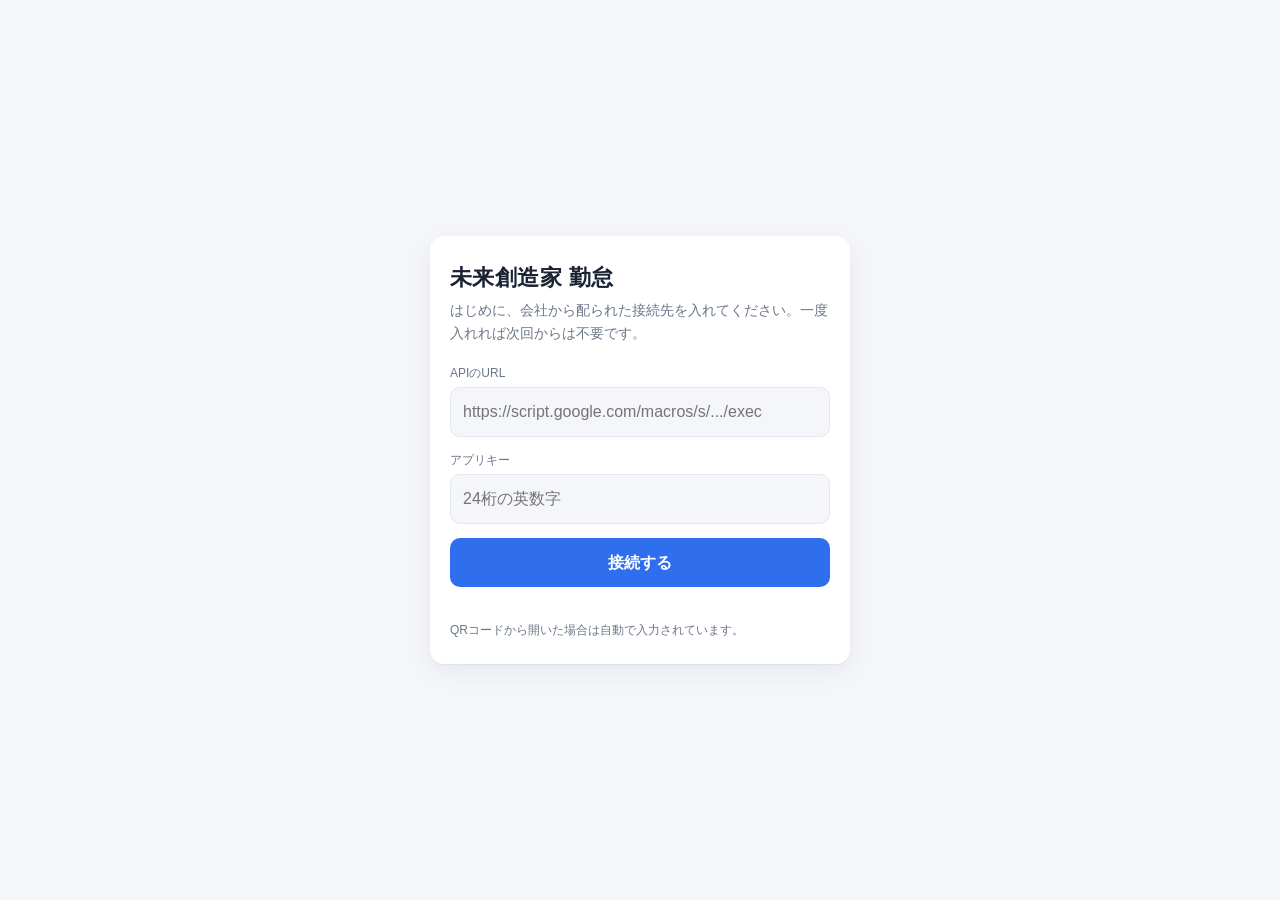
<file: kintai/index.html>
<!doctype html>
<html lang="ja">
<head>
<meta charset="utf-8">
<meta name="viewport" content="width=device-width,initial-scale=1,viewport-fit=cover">
<title>未来創造家 勤怠</title>
<meta name="description" content="出退勤の予定登録と打刻、GPS・リモート記録、月次統計">
<meta name="theme-color" content="#1f2a44">
<meta name="apple-mobile-web-app-capable" content="yes">
<meta name="mobile-web-app-capable" content="yes">
<meta name="apple-mobile-web-app-status-bar-style" content="black-translucent">
<meta name="apple-mobile-web-app-title" content="勤怠">
<link rel="manifest" href="manifest.webmanifest">
<link rel="apple-touch-icon" href="icons/apple-touch-icon.png">
<link rel="icon" href="icons/icon-192.png">
<link rel="stylesheet" href="app.css">
</head>
<body>

<!-- 初期設定：GASのURLとアプリキーを入れる -->
<section id="scr-config" class="screen full">
  <div class="pane">
    <h1 class="brand">未来創造家 勤怠</h1>
    <p class="lead">はじめに、会社から配られた接続先を入れてください。一度入れれば次回からは不要です。</p>
    <label class="field">
      <span>APIのURL</span>
      <input id="cfg-url" type="url" inputmode="url" placeholder="https://script.google.com/macros/s/.../exec" autocomplete="off">
    </label>
    <label class="field">
      <span>アプリキー</span>
      <input id="cfg-key" type="text" placeholder="24桁の英数字" autocomplete="off">
    </label>
    <button id="cfg-save" class="btn primary block">接続する</button>
    <p id="cfg-msg" class="msg"></p>
    <p class="hint">QRコードから開いた場合は自動で入力されています。</p>
  </div>
</section>

<!-- ログイン -->
<section id="scr-login" class="screen full" hidden>
  <div class="pane">
    <h1 class="brand">未来創造家 勤怠</h1>
    <p class="lead">自分の名前を選んでPINを入れてください。</p>
    <label class="field">
      <span>名前</span>
      <select id="login-member"></select>
    </label>
    <label class="field">
      <span>PIN（4桁）</span>
      <input id="login-pin" type="password" inputmode="numeric" pattern="[0-9]*" maxlength="8" placeholder="••••" autocomplete="current-password">
    </label>
    <button id="login-go" class="btn primary block">ログイン</button>
    <p id="login-msg" class="msg"></p>
    <button id="login-reset" class="btn link">接続先を設定し直す</button>
  </div>
</section>

<!-- 本体 -->
<div id="app" hidden>
  <header class="topbar">
    <div class="who">
      <strong id="me-name">—</strong>
      <span id="me-role" class="tag"></span>
    </div>
    <span id="me-status" class="status">未出勤</span>
  </header>

  <main>
    <!-- ホーム -->
    <section id="tab-home" class="screen">
      <div class="clock">
        <div id="clock-time">--:--</div>
        <div id="clock-date" class="clock-date">—</div>
      </div>

      <div class="card">
        <div class="card-head">今日の予定</div>
        <div id="today-plan" class="plan-line">読み込み中…</div>
      </div>

      <div class="card">
        <div class="card-head">勤務形態</div>
        <div id="mode-picker" class="segmented"></div>
        <div id="geo-state" class="geo">位置情報：未取得</div>
      </div>

      <div class="punch">
        <button id="btn-in" class="btn punch-btn in">出勤</button>
        <button id="btn-out" class="btn punch-btn out">退勤</button>
      </div>
      <p id="punch-msg" class="msg"></p>

      <div class="card">
        <div class="card-head">今日の記録</div>
        <div id="today-record" class="record">まだ打刻がありません</div>
      </div>
    </section>

    <!-- 予定 -->
    <section id="tab-plan" class="screen" hidden>
      <div class="card">
        <div class="card-head">
          <span>月間予定</span>
          <select id="plan-employee" class="inline-select" hidden></select>
        </div>
        <div id="plan-summary" class="kpi-grid">—</div>
      </div>

      <div class="card">
        <div class="card-head">日を選んで登録</div>
        <div class="cal">
          <div class="cal-head">
            <button id="cal-prev" class="btn ghost sm">‹</button>
            <span id="cal-title">—</span>
            <button id="cal-next" class="btn ghost sm">›</button>
          </div>
          <div class="cal-dow"><span>日</span><span>月</span><span>火</span><span>水</span><span>木</span><span>金</span><span>土</span></div>
          <div id="cal-grid" class="cal-grid"></div>
          <div class="cal-tools">
            <button id="cal-weekdays" class="btn ghost sm">平日を全部選ぶ</button>
            <button id="cal-clear" class="btn ghost sm">選択を消す</button>
          </div>
        </div>
        <div class="field">
          <span>シフトから選ぶ</span>
          <div id="plan-shifts" class="chips"></div>
        </div>
        <div class="row">
          <label class="field half"><span>出勤予定</span><input id="plan-start" type="time" value="09:00"></label>
          <label class="field half"><span>退勤予定</span><input id="plan-end" type="time" value="18:00"></label>
        </div>
        <div class="row">
          <label class="field half"><span>勤務形態</span><select id="plan-mode"></select></label>
          <label class="field half"><span>区分</span><select id="plan-kind"></select></label>
        </div>
        <label class="field"><span>メモ</span><input id="plan-note" type="text" placeholder="任意"></label>
        <button id="plan-save" class="btn primary block">この内容で登録</button>
        <p id="plan-msg" class="msg"></p>
      </div>

      <div class="card">
        <div class="card-head">これからの予定</div>
        <div id="plan-list" class="list">—</div>
      </div>
    </section>

    <!-- 履歴 -->
    <section id="tab-log" class="screen" hidden>
      <div class="card">
        <div class="card-head">
          <span>履歴</span>
          <div class="head-tools">
            <select id="log-employee" class="inline-select" hidden></select>
            <input id="log-month" type="month" class="inline-select">
          </div>
        </div>
        <div id="log-list" class="list">—</div>
      </div>
    </section>

    <!-- シフト表 -->
    <section id="tab-shift" class="screen" hidden>
      <div class="card">
        <div class="card-head">
          <span>月間シフト表</span>
          <div class="head-tools">
            <input id="shift-month" type="month" class="inline-select">
            <button id="shift-copy" class="btn ghost sm">先月から流用</button>
          </div>
        </div>
        <div class="field">
          <span>置きたいシフトを選んでからマスを押す</span>
          <div id="shift-palette" class="chips"></div>
        </div>
        <p class="hint">表は横にスクロールできます。日付を押すとその日を全員、名前を押すとその人の平日をまとめて塗ります。</p>
        <div id="shift-grid" class="table-wrap grid-wrap">—</div>
        <div class="shift-actions">
          <button id="shift-save" class="btn primary">保存</button>
          <button id="shift-reload" class="btn ghost">変更を取り消す</button>
        </div>
        <p id="shift-msg" class="msg"></p>
      </div>

      <div class="card">
        <div class="card-head">ひとりあたりの合計</div>
        <div id="shift-totals" class="list">—</div>
      </div>

      <div class="card" id="shift-master-card" hidden>
        <div class="card-head">
          <span>シフト区分</span>
          <button id="shift-new" class="btn ghost sm">＋ 追加</button>
        </div>
        <div id="shift-master" class="list">—</div>
        <p class="hint">早番・遅番などの型を決めておくと、シフト表はマスを押すだけで組めます。</p>
      </div>
    </section>

    <!-- 統計 -->
    <section id="tab-stats" class="screen" hidden>
      <div class="card">
        <div class="card-head">
          <span>月次サマリ</span>
          <div class="head-tools">
            <select id="stats-employee" class="inline-select" hidden></select>
            <input id="stats-month" type="month" class="inline-select">
          </div>
        </div>
        <div id="stats-kpi" class="kpi-grid">—</div>
        <div id="stats-remote"></div>
      </div>
      <div class="card" id="stats-table-card" hidden>
        <div class="card-head">メンバー別</div>
        <div id="stats-table" class="table-wrap"></div>
      </div>
    </section>

    <!-- 設定 -->
    <section id="tab-more" class="screen" hidden>
      <div class="card">
        <div class="card-head">この端末</div>
        <label class="field"><span>端末名</span><input id="dev-name" type="text" placeholder="前岡のiPhone"></label>
        <div id="dev-id" class="hint">—</div>
        <button id="dev-save" class="btn block">端末名を保存</button>
      </div>

      <div class="card">
        <div class="card-head">PINの変更</div>
        <div class="row">
          <label class="field half"><span>今のPIN</span><input id="pin-cur" type="password" inputmode="numeric" maxlength="8"></label>
          <label class="field half"><span>新しいPIN</span><input id="pin-new" type="password" inputmode="numeric" maxlength="8"></label>
        </div>
        <button id="pin-save" class="btn block">PINを変更</button>
        <p id="pin-msg" class="msg"></p>
      </div>

      <div id="admin-block" hidden>
        <div class="card">
          <div class="card-head">
            <span>社員</span>
            <button id="emp-new" class="btn ghost sm">＋ 追加</button>
          </div>
          <div id="emp-list" class="list">—</div>
        </div>
        <div class="card">
          <div class="card-head">アプリの設定</div>
          <div id="settings-list" class="list">—</div>
          <button id="settings-save" class="btn block">設定を保存</button>
          <p id="settings-msg" class="msg"></p>
        </div>
        <div class="card">
          <div class="card-head">登録された端末</div>
          <div id="device-list" class="list">—</div>
        </div>
      </div>

      <div class="card">
        <button id="btn-logout" class="btn block danger">ログアウト</button>
        <p class="hint" id="app-version">—</p>
      </div>
    </section>
  </main>

  <nav class="tabbar">
    <button data-tab="home" class="tab active"><span>⏱</span>ホーム</button>
    <button data-tab="plan" class="tab"><span>🗓</span>予定</button>
    <button data-tab="shift" class="tab" id="tab-btn-shift" hidden><span>🗂</span>シフト</button>
    <button data-tab="log" class="tab"><span>📋</span>履歴</button>
    <button data-tab="stats" class="tab"><span>📊</span>統計</button>
    <button data-tab="more" class="tab"><span>⚙️</span>設定</button>
  </nav>
</div>

<!-- 社員の編集ダイアログ -->
<dialog id="emp-dialog">
  <form method="dialog" class="pane">
    <h2 id="emp-dialog-title">社員を追加</h2>
    <input type="hidden" id="emp-id">
    <label class="field"><span>氏名</span><input id="emp-name" type="text" required></label>
    <label class="field"><span>カナ</span><input id="emp-kana" type="text"></label>
    <label class="field"><span>メールアドレス</span><input id="emp-email" type="email" placeholder="通知の送り先"></label>
    <div class="row">
      <label class="field half"><span>権限</span>
        <select id="emp-role"><option>一般</option><option>管理者</option></select>
      </label>
      <label class="field half"><span>PIN</span><input id="emp-pin" type="text" inputmode="numeric" maxlength="8" placeholder="空なら自動発行"></label>
    </div>
    <div class="row">
      <label class="field half"><span>標準出勤</span><input id="emp-start" type="time" value="09:00"></label>
      <label class="field half"><span>標準退勤</span><input id="emp-end" type="time" value="18:00"></label>
    </div>
    <div class="row">
      <label class="field half"><span>所定休憩(分)</span><input id="emp-break" type="number" min="0" step="15" value="60"></label>
      <label class="field half"><span>入社日</span><input id="emp-joined" type="date"></label>
    </div>
    <label class="check"><input id="emp-active" type="checkbox" checked><span>在籍中</span></label>
    <p id="emp-msg" class="msg"></p>
    <div class="dialog-actions">
      <button value="cancel" class="btn ghost">閉じる</button>
      <button id="emp-save" value="save" class="btn primary">保存</button>
    </div>
  </form>
</dialog>

<!-- シフト区分の編集ダイアログ -->
<dialog id="shift-dialog">
  <form method="dialog" class="pane">
    <h2 id="shift-dialog-title">シフト区分を追加</h2>
    <input type="hidden" id="sh-original">
    <div class="row">
      <label class="field half"><span>記号（1〜2文字）</span><input id="sh-code" type="text" maxlength="4" required></label>
      <label class="field half"><span>名称</span><input id="sh-name" type="text" placeholder="早番"></label>
    </div>
    <div class="row">
      <label class="field half"><span>開始</span><input id="sh-start" type="time"></label>
      <label class="field half"><span>終了</span><input id="sh-end" type="time"></label>
    </div>
    <div class="row">
      <label class="field half"><span>休憩(分)</span><input id="sh-break" type="number" min="0" step="15" value="60"></label>
      <label class="field half"><span>色</span><input id="sh-color" type="color" value="#2f6fed"></label>
    </div>
    <div class="row">
      <label class="field half"><span>勤務形態</span><select id="sh-mode"></select></label>
      <label class="field half"><span>区分</span><select id="sh-kind"></select></label>
    </div>
    <label class="field"><span>並び順</span><input id="sh-order" type="number" min="1" value="9"></label>
    <p id="sh-msg" class="msg"></p>
    <div class="dialog-actions">
      <button id="sh-delete" value="delete" class="btn danger">削除</button>
      <button value="cancel" class="btn ghost">閉じる</button>
      <button id="sh-save" value="save" class="btn primary">保存</button>
    </div>
  </form>
</dialog>

<div id="toast" class="toast" hidden></div>

<script src="app.js"></script>
</body>
</html>
</file>
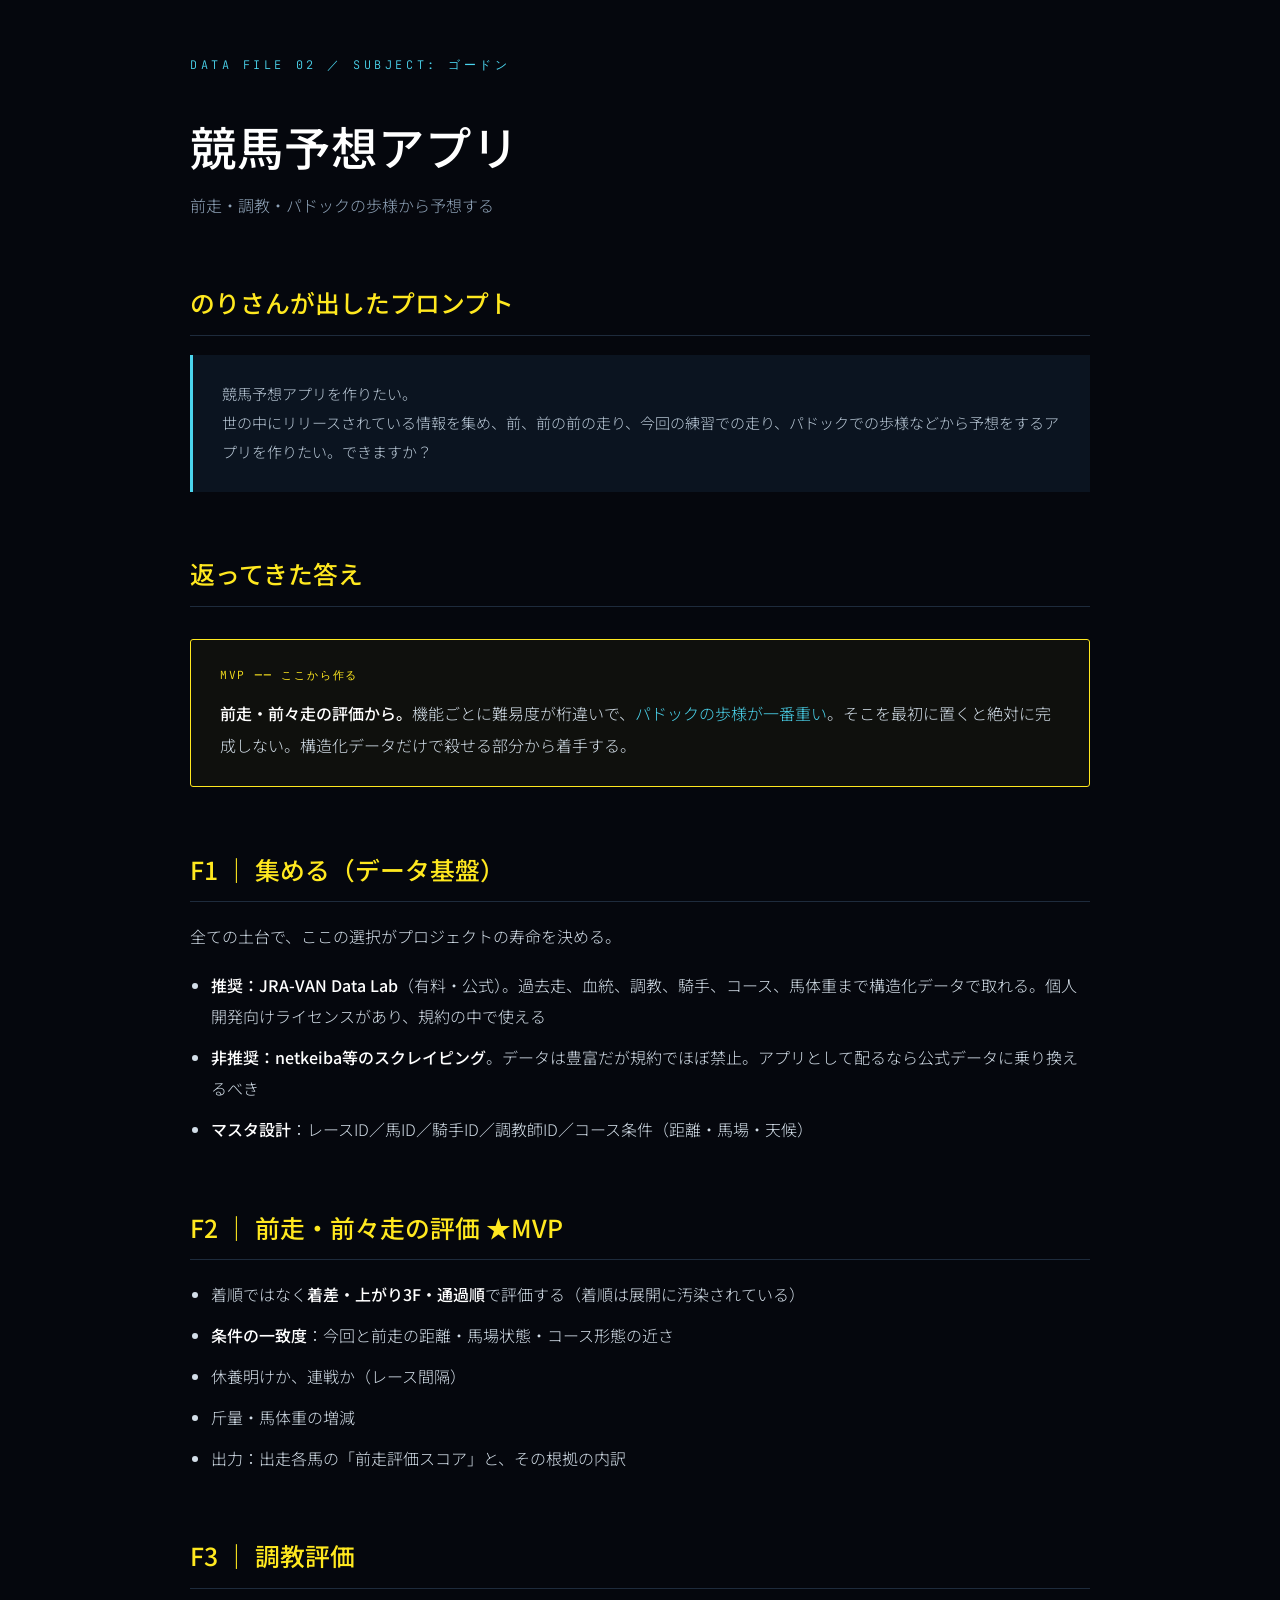
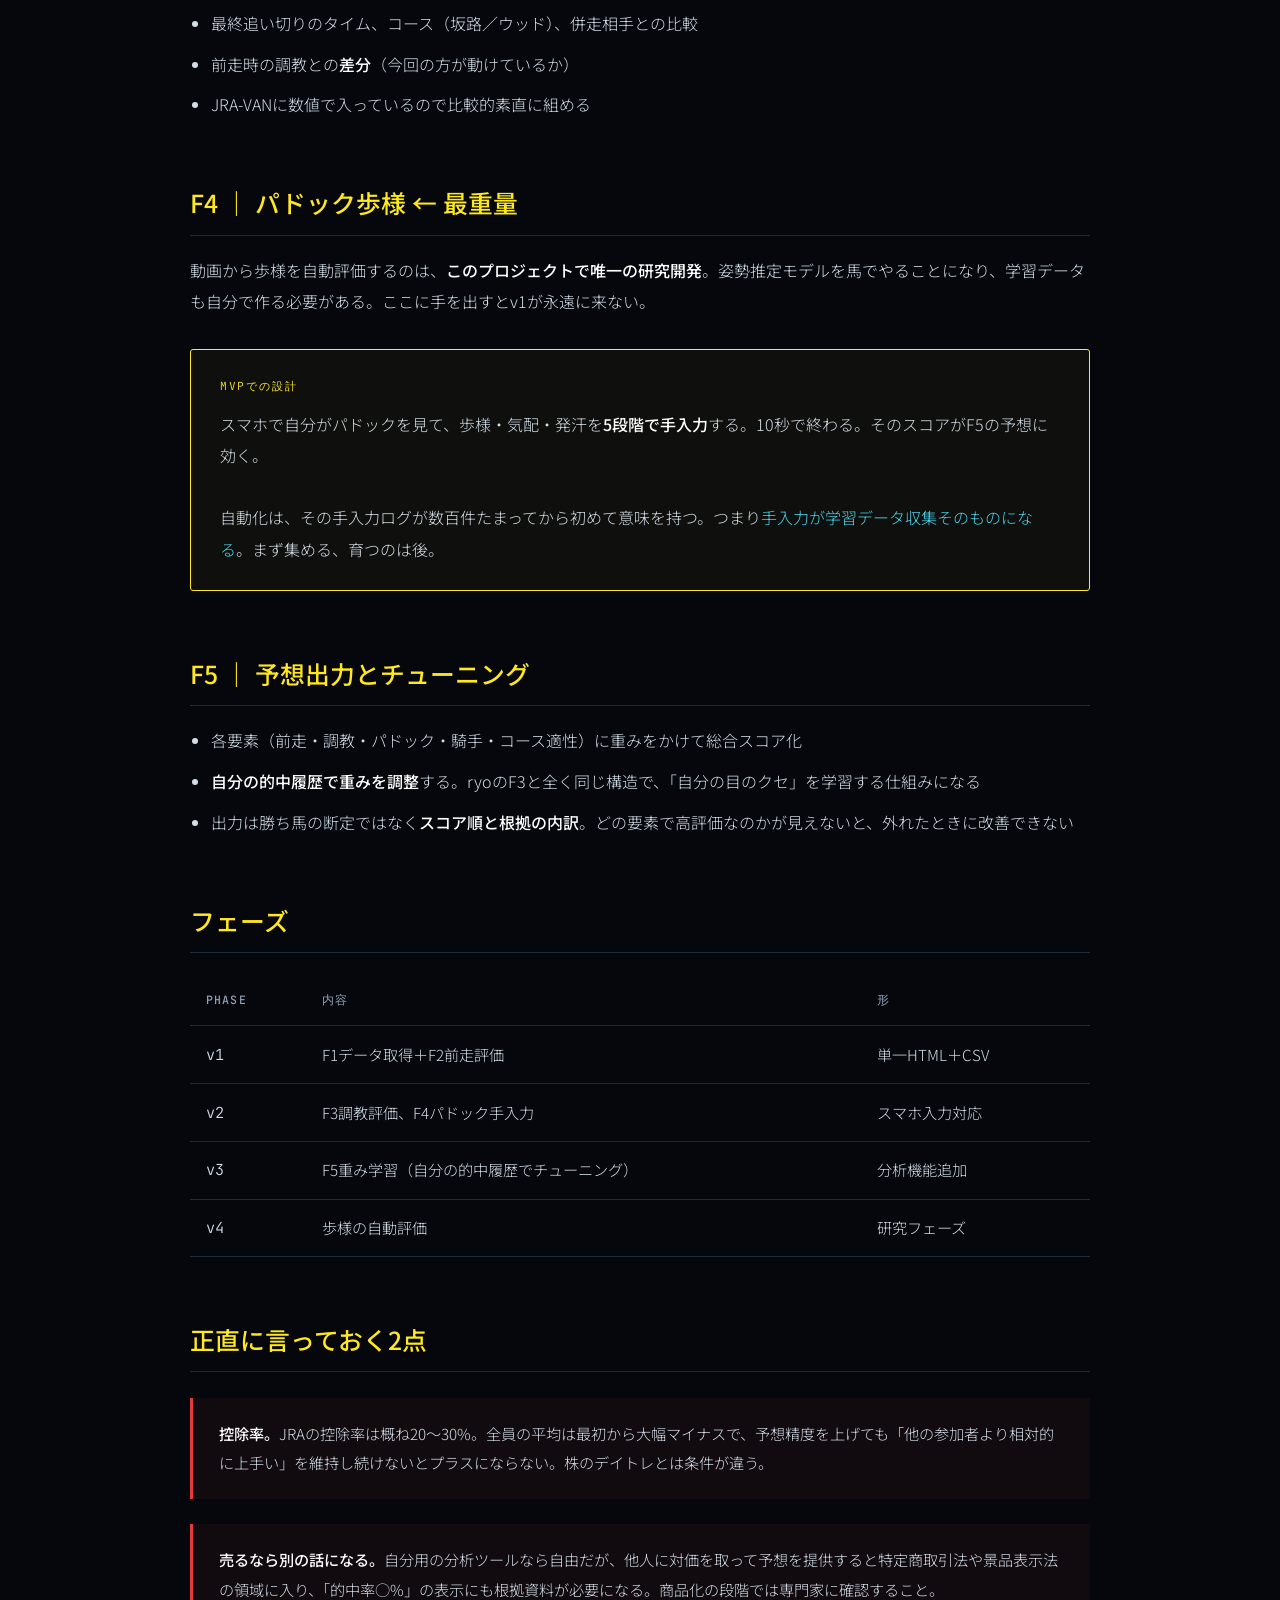
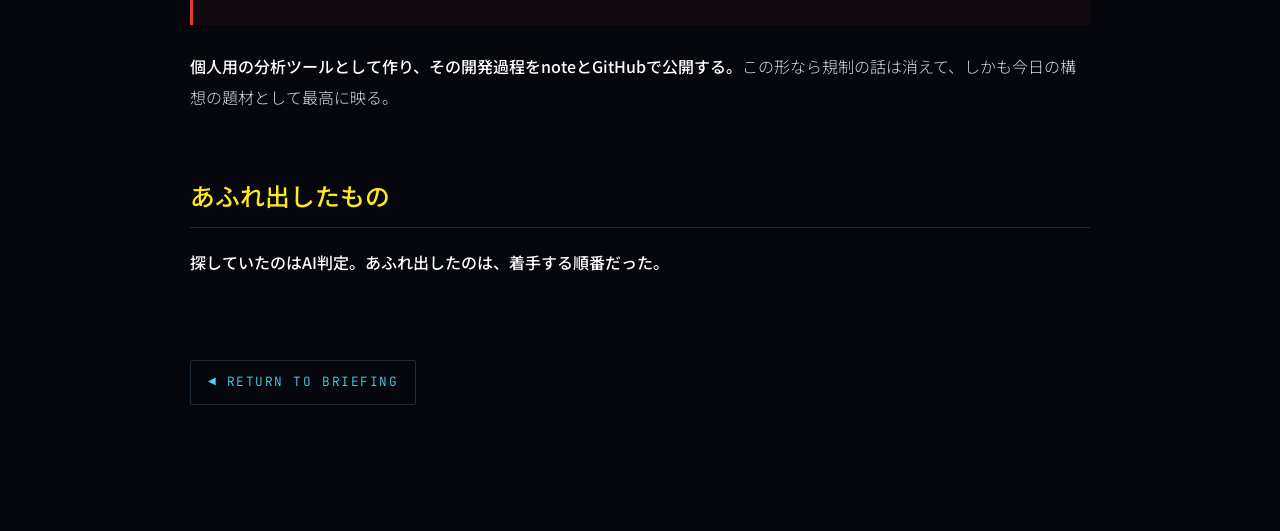
<file: case-gordon.html>
<!DOCTYPE html>
<html lang="ja">
<head>
<meta charset="utf-8">
<meta name="viewport" content="width=device-width,initial-scale=1">
<title>DATA FILE 02 — ゴードン ／ 競馬予想アプリ</title>
<link rel="preconnect" href="https://fonts.googleapis.com">
<link rel="preconnect" href="https://fonts.gstatic.com" crossorigin>
<link href="https://fonts.googleapis.com/css2?family=Noto+Sans+JP:wght@300;400;500;700&family=JetBrains+Mono:wght@400;700&display=swap" rel="stylesheet">
<style>
:root{--void:#05070D;--panel:#0B1420;--gold:#FFE81F;--blue:#4BD5EE;--red:#E23B3B;--steel:#8FA3B8;--line:#1E2B3C;--text:#D3DEE8}
*{box-sizing:border-box;margin:0;padding:0}
body{background:var(--void);color:var(--text);font-family:'Noto Sans JP',sans-serif;font-weight:300;line-height:1.95;padding:6vh 6vw 14vh}
.wrap{max-width:900px;margin:0 auto}
.mono{font-family:'JetBrains Mono',monospace}
.crest{font-family:'JetBrains Mono',monospace;font-size:.74rem;letter-spacing:.3em;color:var(--blue);margin-bottom:2.4rem}
h1{font-weight:500;font-size:clamp(1.9rem,4.4vw,2.9rem);line-height:1.32;letter-spacing:.02em;color:#fff;margin-bottom:.8rem}
.sub{color:var(--steel);font-size:1rem;margin-bottom:3.4rem}
h2{font-weight:500;font-size:clamp(1.2rem,2.4vw,1.55rem);color:var(--gold);margin:3.6rem 0 1.2rem;padding-bottom:.5rem;border-bottom:1px solid var(--line)}
h3{font-weight:500;font-size:1.06rem;color:#fff;margin:2rem 0 .6rem}
p{margin-bottom:1.1rem}
ul{margin:.4rem 0 1.4rem 1.3rem}
li{margin-bottom:.6rem}
strong{font-weight:500;color:#fff}
em{font-style:normal;color:var(--blue)}
.prompt{background:var(--panel);border-left:3px solid var(--blue);padding:1.6rem 1.8rem;margin:1rem 0 2rem;white-space:pre-wrap;font-size:.94rem;color:#B9C8D6;line-height:1.9}
.mvp{border:1px solid var(--gold);border-radius:3px;padding:1.6rem 1.8rem;margin:2rem 0;background:rgba(255,232,31,.04)}
.mvp .t{font-family:'JetBrains Mono',monospace;font-size:.7rem;letter-spacing:.16em;color:var(--gold);margin-bottom:.7rem}
.warn{border-left:3px solid var(--red);background:rgba(226,59,59,.05);padding:1.3rem 1.6rem;margin:1.6rem 0;font-size:.95rem}
table{width:100%;border-collapse:collapse;margin:1.4rem 0;font-size:.95rem}
th,td{text-align:left;padding:.85rem 1rem;border-bottom:1px solid var(--line)}
th{font-weight:500;color:var(--steel);font-family:'JetBrains Mono',monospace;font-size:.72rem;letter-spacing:.1em}
.back{display:inline-block;margin-top:4rem;font-family:'JetBrains Mono',monospace;font-size:.8rem;letter-spacing:.12em;color:var(--blue);text-decoration:none;border:1px solid var(--line);padding:.7em 1.3em;border-radius:2px}
.back:hover{border-color:var(--blue)}
</style>
</head>
<body>
<div class="wrap">
<div class="crest">DATA FILE 02 ／ SUBJECT: ゴードン</div>
<h1>競馬予想アプリ</h1>
<p class="sub">前走・調教・パドックの歩様から予想する</p>

<h2>のりさんが出したプロンプト</h2>
<div class="prompt">競馬予想アプリを作りたい。
世の中にリリースされている情報を集め、前、前の前の走り、今回の練習での走り、パドックでの歩様などから予想をするアプリを作りたい。できますか？</div>

<h2>返ってきた答え</h2>
<div class="mvp">
<div class="t">MVP ── ここから作る</div>
<p style="margin:0"><strong>前走・前々走の評価から。</strong>機能ごとに難易度が桁違いで、<em>パドックの歩様が一番重い</em>。そこを最初に置くと絶対に完成しない。構造化データだけで殺せる部分から着手する。</p>
</div>

<h2>F1 ｜ 集める（データ基盤）</h2>
<p>全ての土台で、ここの選択がプロジェクトの寿命を決める。</p>
<ul>
<li><strong>推奨：JRA-VAN Data Lab</strong>（有料・公式）。過去走、血統、調教、騎手、コース、馬体重まで構造化データで取れる。個人開発向けライセンスがあり、規約の中で使える</li>
<li><strong>非推奨：netkeiba等のスクレイピング</strong>。データは豊富だが規約でほぼ禁止。アプリとして配るなら公式データに乗り換えるべき</li>
<li><strong>マスタ設計</strong>：レースID／馬ID／騎手ID／調教師ID／コース条件（距離・馬場・天候）</li>
</ul>

<h2>F2 ｜ 前走・前々走の評価 ★MVP</h2>
<ul>
<li>着順ではなく<strong>着差・上がり3F・通過順</strong>で評価する（着順は展開に汚染されている）</li>
<li><strong>条件の一致度</strong>：今回と前走の距離・馬場状態・コース形態の近さ</li>
<li>休養明けか、連戦か（レース間隔）</li>
<li>斤量・馬体重の増減</li>
<li>出力：出走各馬の「前走評価スコア」と、その根拠の内訳</li>
</ul>

<h2>F3 ｜ 調教評価</h2>
<ul>
<li>最終追い切りのタイム、コース（坂路／ウッド）、併走相手との比較</li>
<li>前走時の調教との<strong>差分</strong>（今回の方が動けているか）</li>
<li>JRA-VANに数値で入っているので比較的素直に組める</li>
</ul>

<h2>F4 ｜ パドック歩様 ← 最重量</h2>
<p>動画から歩様を自動評価するのは、<strong>このプロジェクトで唯一の研究開発</strong>。姿勢推定モデルを馬でやることになり、学習データも自分で作る必要がある。ここに手を出すとv1が永遠に来ない。</p>
<div class="mvp">
<div class="t">MVPでの設計</div>
<p style="margin:0">スマホで自分がパドックを見て、歩様・気配・発汗を<strong>5段階で手入力</strong>する。10秒で終わる。そのスコアがF5の予想に効く。<br><br>自動化は、その手入力ログが数百件たまってから初めて意味を持つ。つまり<em>手入力が学習データ収集そのものになる</em>。まず集める、育つのは後。</p>
</div>

<h2>F5 ｜ 予想出力とチューニング</h2>
<ul>
<li>各要素（前走・調教・パドック・騎手・コース適性）に重みをかけて総合スコア化</li>
<li><strong>自分の的中履歴で重みを調整</strong>する。ryoのF3と全く同じ構造で、「自分の目のクセ」を学習する仕組みになる</li>
<li>出力は勝ち馬の断定ではなく<strong>スコア順と根拠の内訳</strong>。どの要素で高評価なのかが見えないと、外れたときに改善できない</li>
</ul>

<h2>フェーズ</h2>
<table>
<tr><th>PHASE</th><th>内容</th><th>形</th></tr>
<tr><td class="mono">v1</td><td>F1データ取得＋F2前走評価</td><td>単一HTML＋CSV</td></tr>
<tr><td class="mono">v2</td><td>F3調教評価、F4パドック手入力</td><td>スマホ入力対応</td></tr>
<tr><td class="mono">v3</td><td>F5重み学習（自分の的中履歴でチューニング）</td><td>分析機能追加</td></tr>
<tr><td class="mono">v4</td><td>歩様の自動評価</td><td>研究フェーズ</td></tr>
</table>

<h2>正直に言っておく2点</h2>
<div class="warn"><strong>控除率。</strong>JRAの控除率は概ね20〜30%。全員の平均は最初から大幅マイナスで、予想精度を上げても「他の参加者より相対的に上手い」を維持し続けないとプラスにならない。株のデイトレとは条件が違う。</div>
<div class="warn"><strong>売るなら別の話になる。</strong>自分用の分析ツールなら自由だが、他人に対価を取って予想を提供すると特定商取引法や景品表示法の領域に入り、「的中率○%」の表示にも根拠資料が必要になる。商品化の段階では専門家に確認すること。</div>
<p><strong>個人用の分析ツールとして作り、その開発過程をnoteとGitHubで公開する。</strong>この形なら規制の話は消えて、しかも今日の構想の題材として最高に映る。</p>

<h2>あふれ出したもの</h2>
<p><strong>探していたのはAI判定。あふれ出したのは、着手する順番だった。</strong></p>

<a class="back" href="sw-seminar-deck.html">◀ RETURN TO BRIEFING</a>
</div>
</body>
</html>
</file>
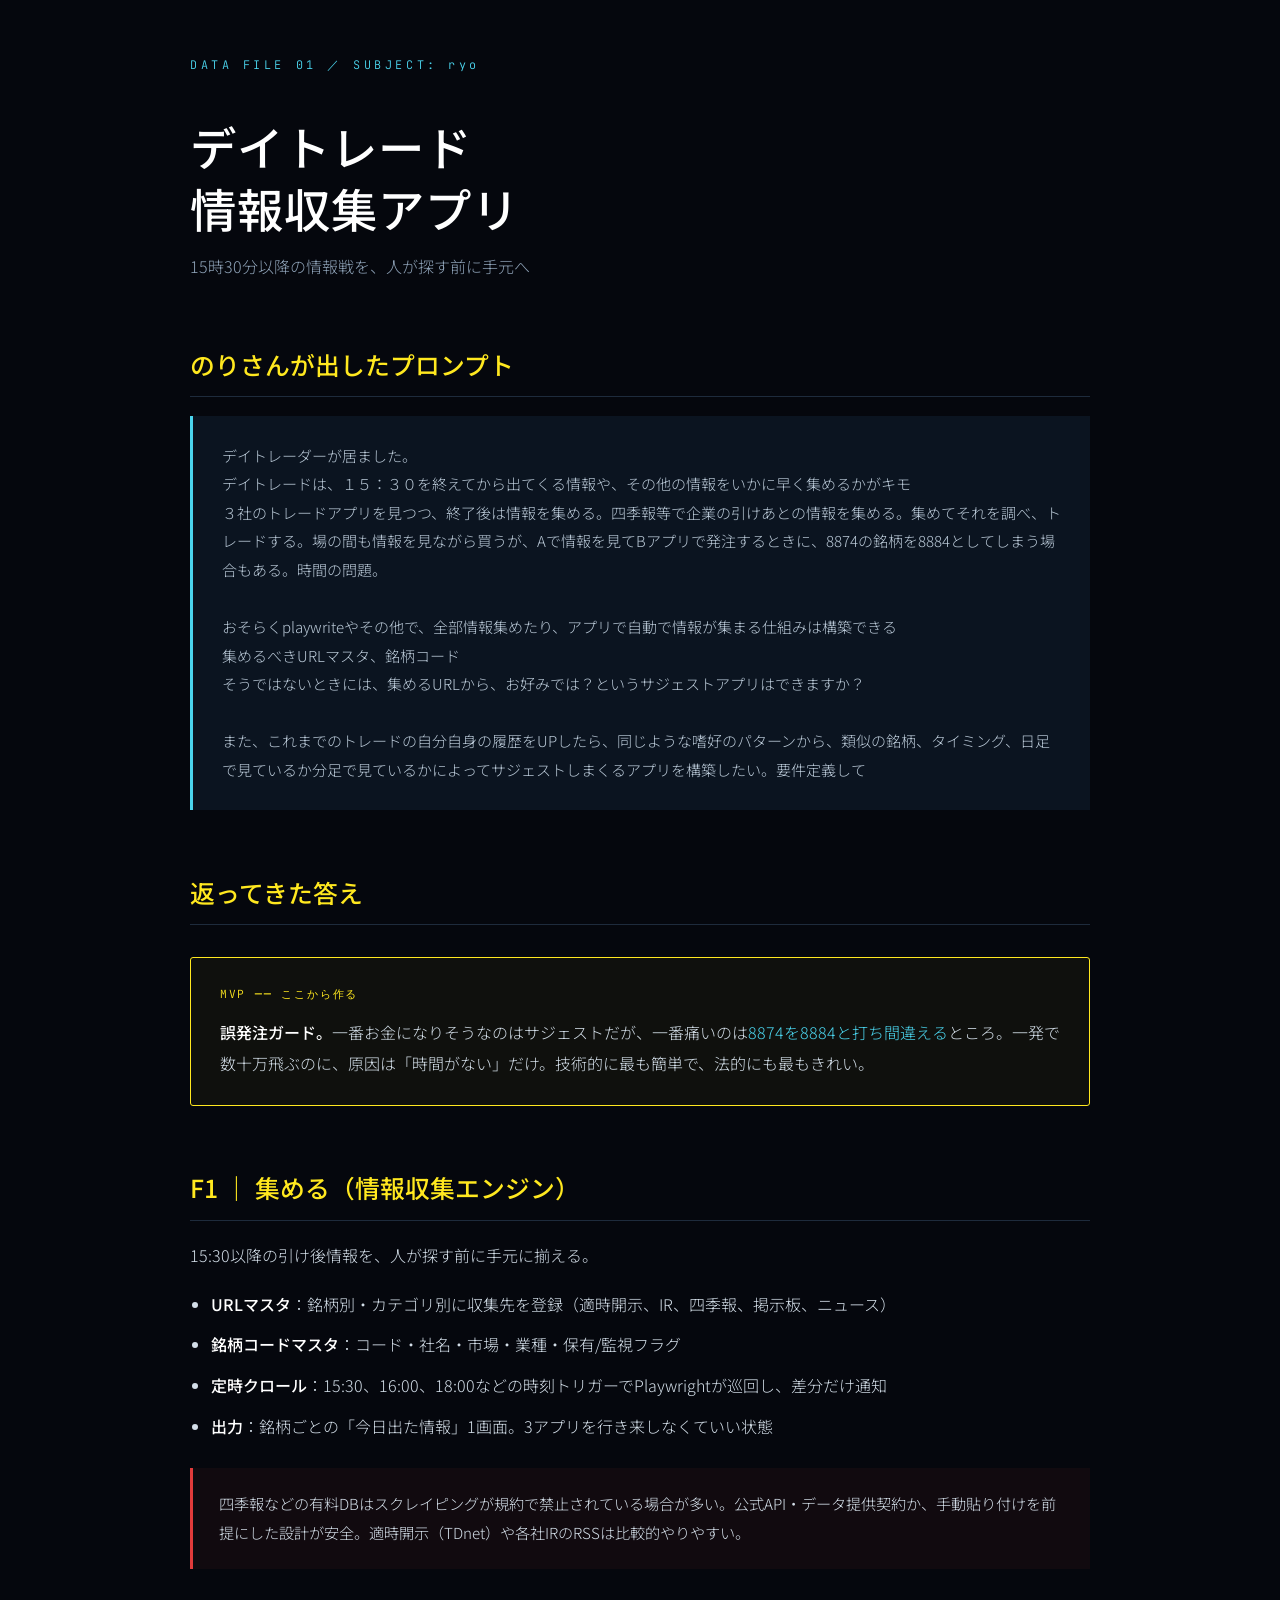
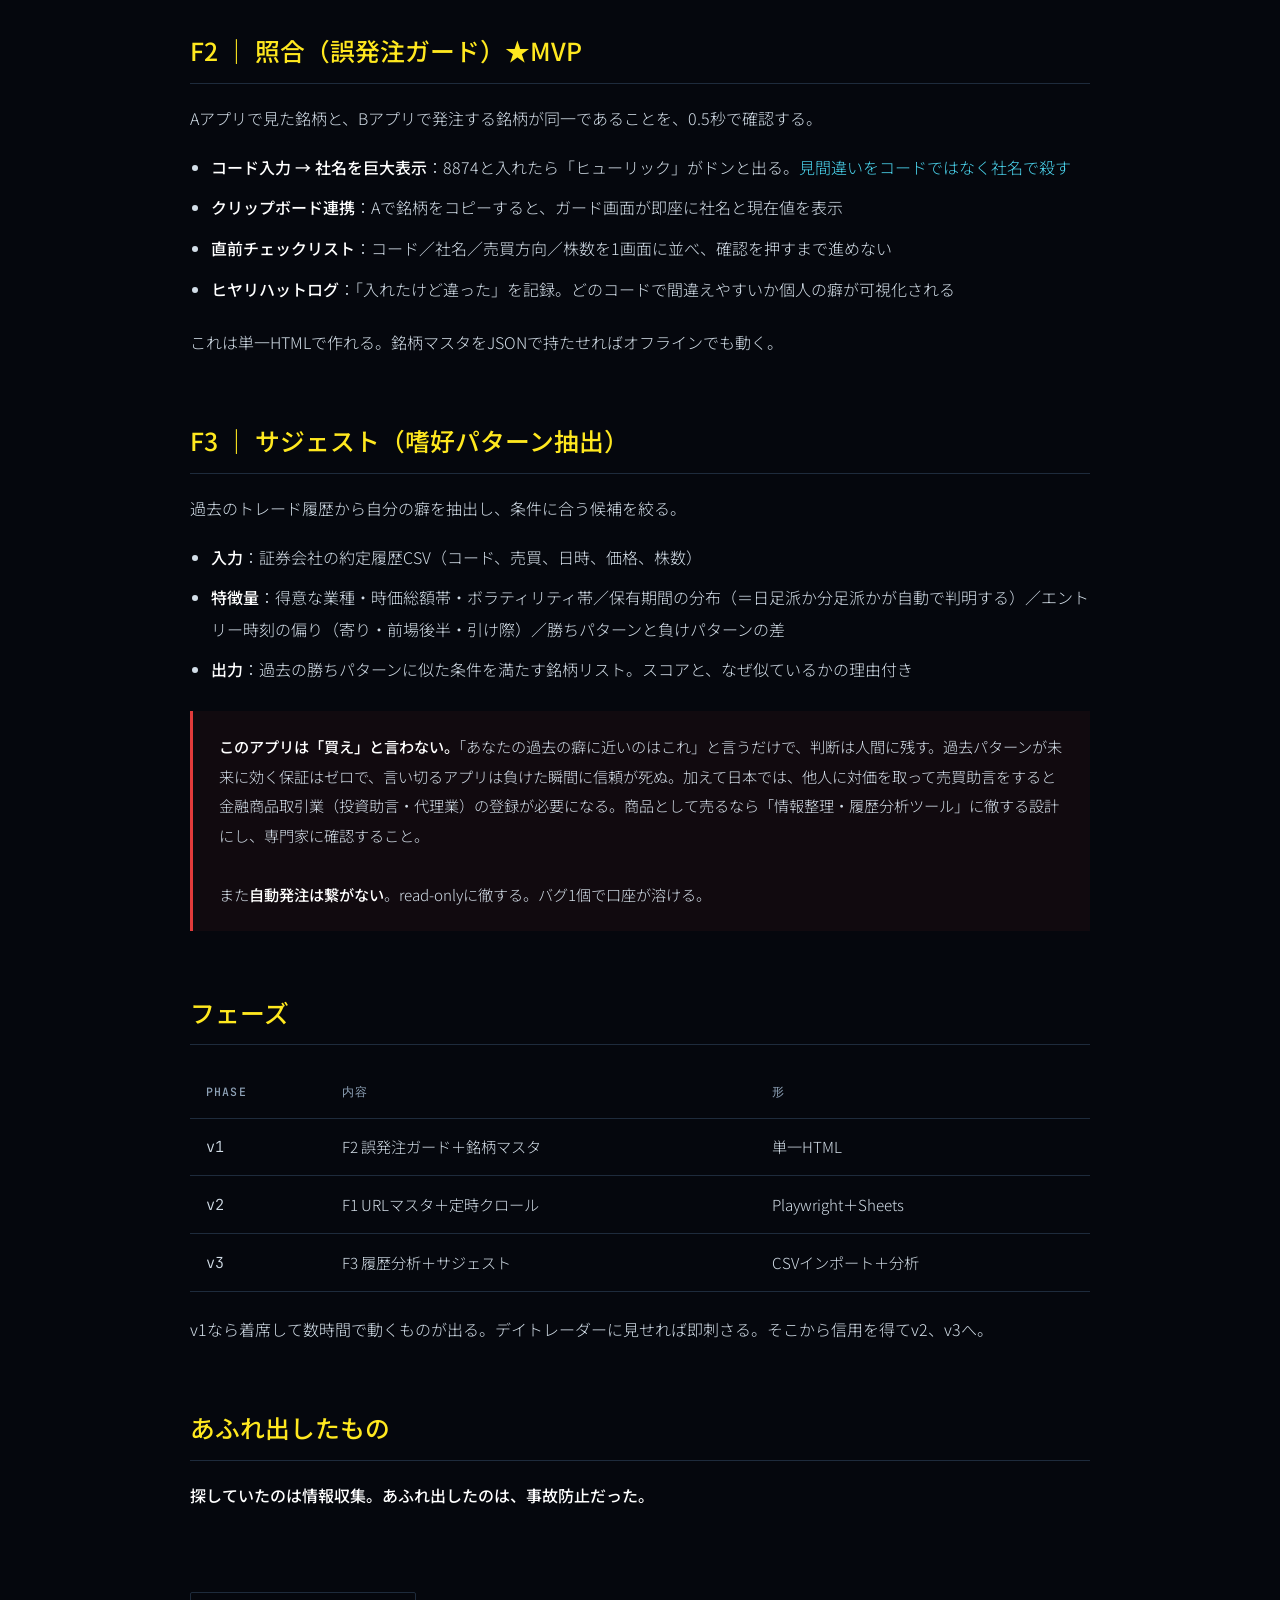
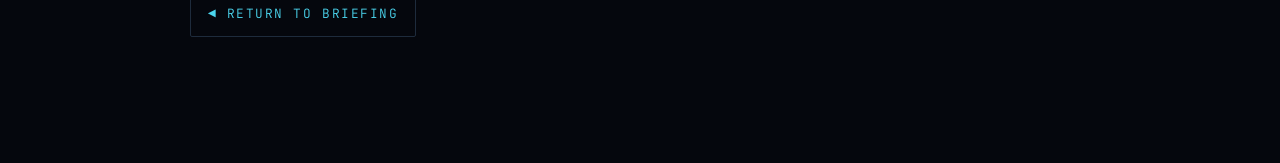
<file: case-ryo.html>
<!DOCTYPE html>
<html lang="ja">
<head>
<meta charset="utf-8">
<meta name="viewport" content="width=device-width,initial-scale=1">
<title>DATA FILE 01 — ryo ／ デイトレード情報収集</title>
<link rel="preconnect" href="https://fonts.googleapis.com">
<link rel="preconnect" href="https://fonts.gstatic.com" crossorigin>
<link href="https://fonts.googleapis.com/css2?family=Noto+Sans+JP:wght@300;400;500;700&family=JetBrains+Mono:wght@400;700&display=swap" rel="stylesheet">
<style>
:root{--void:#05070D;--panel:#0B1420;--gold:#FFE81F;--blue:#4BD5EE;--red:#E23B3B;--steel:#8FA3B8;--line:#1E2B3C;--text:#D3DEE8}
*{box-sizing:border-box;margin:0;padding:0}
body{background:var(--void);color:var(--text);font-family:'Noto Sans JP',sans-serif;font-weight:300;line-height:1.95;padding:6vh 6vw 14vh}
.wrap{max-width:900px;margin:0 auto}
.mono{font-family:'JetBrains Mono',monospace}
.crest{font-family:'JetBrains Mono',monospace;font-size:.74rem;letter-spacing:.3em;color:var(--blue);margin-bottom:2.4rem}
h1{font-weight:500;font-size:clamp(1.9rem,4.4vw,2.9rem);line-height:1.32;letter-spacing:.02em;color:#fff;margin-bottom:.8rem}
.sub{color:var(--steel);font-size:1rem;margin-bottom:3.4rem}
h2{font-weight:500;font-size:clamp(1.2rem,2.4vw,1.55rem);color:var(--gold);margin:3.6rem 0 1.2rem;padding-bottom:.5rem;border-bottom:1px solid var(--line)}
h3{font-weight:500;font-size:1.06rem;color:#fff;margin:2rem 0 .6rem}
p{margin-bottom:1.1rem}
ul{margin:.4rem 0 1.4rem 1.3rem}
li{margin-bottom:.6rem}
strong{font-weight:500;color:#fff}
em{font-style:normal;color:var(--blue)}
.prompt{background:var(--panel);border-left:3px solid var(--blue);padding:1.6rem 1.8rem;margin:1rem 0 2rem;white-space:pre-wrap;font-size:.94rem;color:#B9C8D6;line-height:1.9}
.tag{display:inline-block;font-family:'JetBrains Mono',monospace;font-size:.68rem;letter-spacing:.14em;padding:.35em .8em;border:1px solid var(--line);border-radius:2px;color:var(--steel);margin-bottom:1rem}
.mvp{border:1px solid var(--gold);border-radius:3px;padding:1.6rem 1.8rem;margin:2rem 0;background:rgba(255,232,31,.04)}
.mvp .t{font-family:'JetBrains Mono',monospace;font-size:.7rem;letter-spacing:.16em;color:var(--gold);margin-bottom:.7rem}
.warn{border-left:3px solid var(--red);background:rgba(226,59,59,.05);padding:1.3rem 1.6rem;margin:1.6rem 0;font-size:.95rem}
table{width:100%;border-collapse:collapse;margin:1.4rem 0;font-size:.95rem}
th,td{text-align:left;padding:.85rem 1rem;border-bottom:1px solid var(--line)}
th{font-weight:500;color:var(--steel);font-family:'JetBrains Mono',monospace;font-size:.72rem;letter-spacing:.1em}
.back{display:inline-block;margin-top:4rem;font-family:'JetBrains Mono',monospace;font-size:.8rem;letter-spacing:.12em;color:var(--blue);text-decoration:none;border:1px solid var(--line);padding:.7em 1.3em;border-radius:2px}
.back:hover{border-color:var(--blue)}
</style>
</head>
<body>
<div class="wrap">
<div class="crest">DATA FILE 01 ／ SUBJECT: ryo</div>
<h1>デイトレード<br>情報収集アプリ</h1>
<p class="sub">15時30分以降の情報戦を、人が探す前に手元へ</p>

<h2>のりさんが出したプロンプト</h2>
<div class="prompt">デイトレーダーが居ました。
デイトレードは、１５：３０を終えてから出てくる情報や、その他の情報をいかに早く集めるかがキモ
３社のトレードアプリを見つつ、終了後は情報を集める。四季報等で企業の引けあとの情報を集める。集めてそれを調べ、トレードする。場の間も情報を見ながら買うが、Aで情報を見てBアプリで発注するときに、8874の銘柄を8884としてしまう場合もある。時間の問題。

おそらくplaywriteやその他で、全部情報集めたり、アプリで自動で情報が集まる仕組みは構築できる
集めるべきURLマスタ、銘柄コード
そうではないときには、集めるURLから、お好みでは？というサジェストアプリはできますか？

また、これまでのトレードの自分自身の履歴をUPしたら、同じような嗜好のパターンから、類似の銘柄、タイミング、日足で見ているか分足で見ているかによってサジェストしまくるアプリを構築したい。要件定義して</div>

<h2>返ってきた答え</h2>
<div class="mvp">
<div class="t">MVP ── ここから作る</div>
<p style="margin:0"><strong>誤発注ガード。</strong>一番お金になりそうなのはサジェストだが、一番痛いのは<em>8874を8884と打ち間違える</em>ところ。一発で数十万飛ぶのに、原因は「時間がない」だけ。技術的に最も簡単で、法的にも最もきれい。</p>
</div>

<h2>F1 ｜ 集める（情報収集エンジン）</h2>
<p>15:30以降の引け後情報を、人が探す前に手元に揃える。</p>
<ul>
<li><strong>URLマスタ</strong>：銘柄別・カテゴリ別に収集先を登録（適時開示、IR、四季報、掲示板、ニュース）</li>
<li><strong>銘柄コードマスタ</strong>：コード・社名・市場・業種・保有/監視フラグ</li>
<li><strong>定時クロール</strong>：15:30、16:00、18:00などの時刻トリガーでPlaywrightが巡回し、差分だけ通知</li>
<li><strong>出力</strong>：銘柄ごとの「今日出た情報」1画面。3アプリを行き来しなくていい状態</li>
</ul>
<div class="warn">四季報などの有料DBはスクレイピングが規約で禁止されている場合が多い。公式API・データ提供契約か、手動貼り付けを前提にした設計が安全。適時開示（TDnet）や各社IRのRSSは比較的やりやすい。</div>

<h2>F2 ｜ 照合（誤発注ガード）★MVP</h2>
<p>Aアプリで見た銘柄と、Bアプリで発注する銘柄が同一であることを、0.5秒で確認する。</p>
<ul>
<li><strong>コード入力 → 社名を巨大表示</strong>：8874と入れたら「ヒューリック」がドンと出る。<em>見間違いをコードではなく社名で殺す</em></li>
<li><strong>クリップボード連携</strong>：Aで銘柄をコピーすると、ガード画面が即座に社名と現在値を表示</li>
<li><strong>直前チェックリスト</strong>：コード／社名／売買方向／株数を1画面に並べ、確認を押すまで進めない</li>
<li><strong>ヒヤリハットログ</strong>：「入れたけど違った」を記録。どのコードで間違えやすいか個人の癖が可視化される</li>
</ul>
<p>これは単一HTMLで作れる。銘柄マスタをJSONで持たせればオフラインでも動く。</p>

<h2>F3 ｜ サジェスト（嗜好パターン抽出）</h2>
<p>過去のトレード履歴から自分の癖を抽出し、条件に合う候補を絞る。</p>
<ul>
<li><strong>入力</strong>：証券会社の約定履歴CSV（コード、売買、日時、価格、株数）</li>
<li><strong>特徴量</strong>：得意な業種・時価総額帯・ボラティリティ帯／保有期間の分布（＝日足派か分足派かが自動で判明する）／エントリー時刻の偏り（寄り・前場後半・引け際）／勝ちパターンと負けパターンの差</li>
<li><strong>出力</strong>：過去の勝ちパターンに似た条件を満たす銘柄リスト。スコアと、なぜ似ているかの理由付き</li>
</ul>
<div class="warn"><strong>このアプリは「買え」と言わない。</strong>「あなたの過去の癖に近いのはこれ」と言うだけで、判断は人間に残す。過去パターンが未来に効く保証はゼロで、言い切るアプリは負けた瞬間に信頼が死ぬ。加えて日本では、他人に対価を取って売買助言をすると金融商品取引業（投資助言・代理業）の登録が必要になる。商品として売るなら「情報整理・履歴分析ツール」に徹する設計にし、専門家に確認すること。<br><br>また<strong>自動発注は繋がない</strong>。read-onlyに徹する。バグ1個で口座が溶ける。</div>

<h2>フェーズ</h2>
<table>
<tr><th>PHASE</th><th>内容</th><th>形</th></tr>
<tr><td class="mono">v1</td><td>F2 誤発注ガード＋銘柄マスタ</td><td>単一HTML</td></tr>
<tr><td class="mono">v2</td><td>F1 URLマスタ＋定時クロール</td><td>Playwright＋Sheets</td></tr>
<tr><td class="mono">v3</td><td>F3 履歴分析＋サジェスト</td><td>CSVインポート＋分析</td></tr>
</table>
<p>v1なら着席して数時間で動くものが出る。デイトレーダーに見せれば即刺さる。そこから信用を得てv2、v3へ。</p>

<h2>あふれ出したもの</h2>
<p><strong>探していたのは情報収集。あふれ出したのは、事故防止だった。</strong></p>

<a class="back" href="sw-seminar-deck.html">◀ RETURN TO BRIEFING</a>
</div>
</body>
</html>
</file>
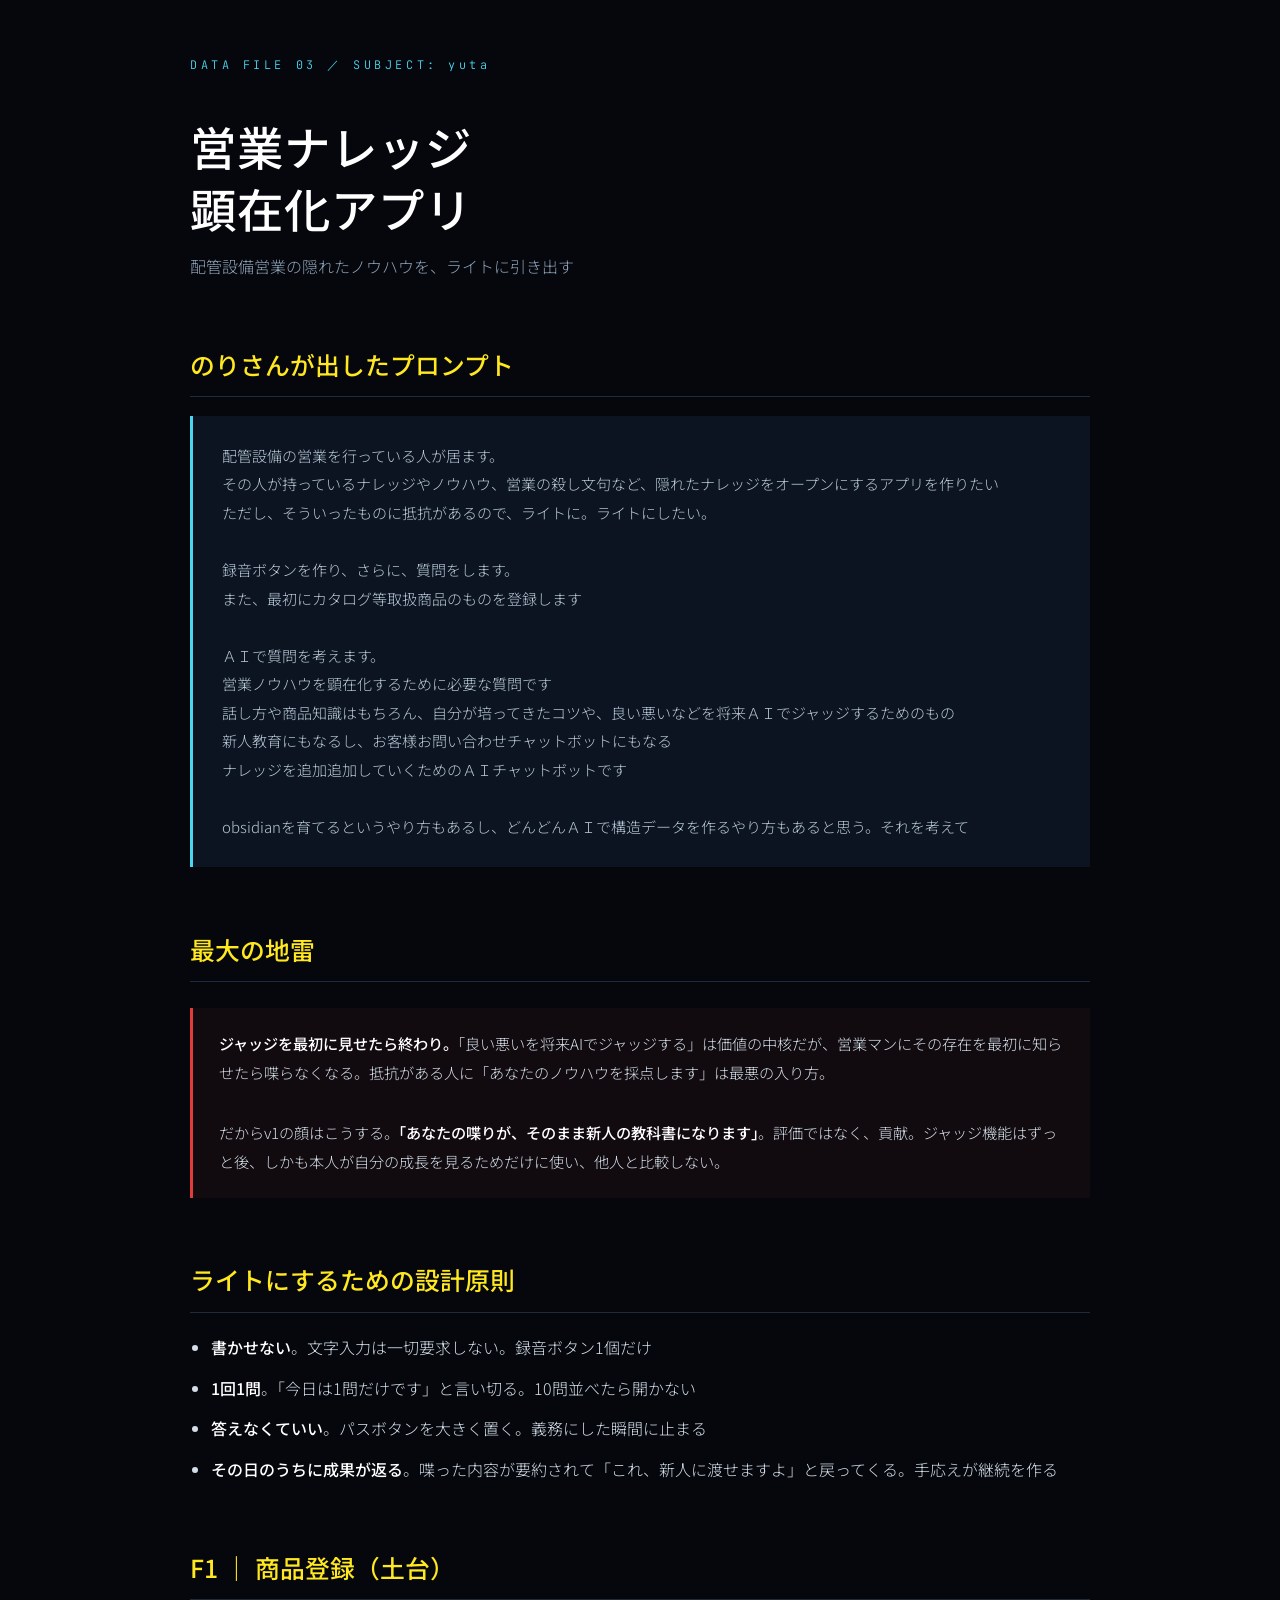
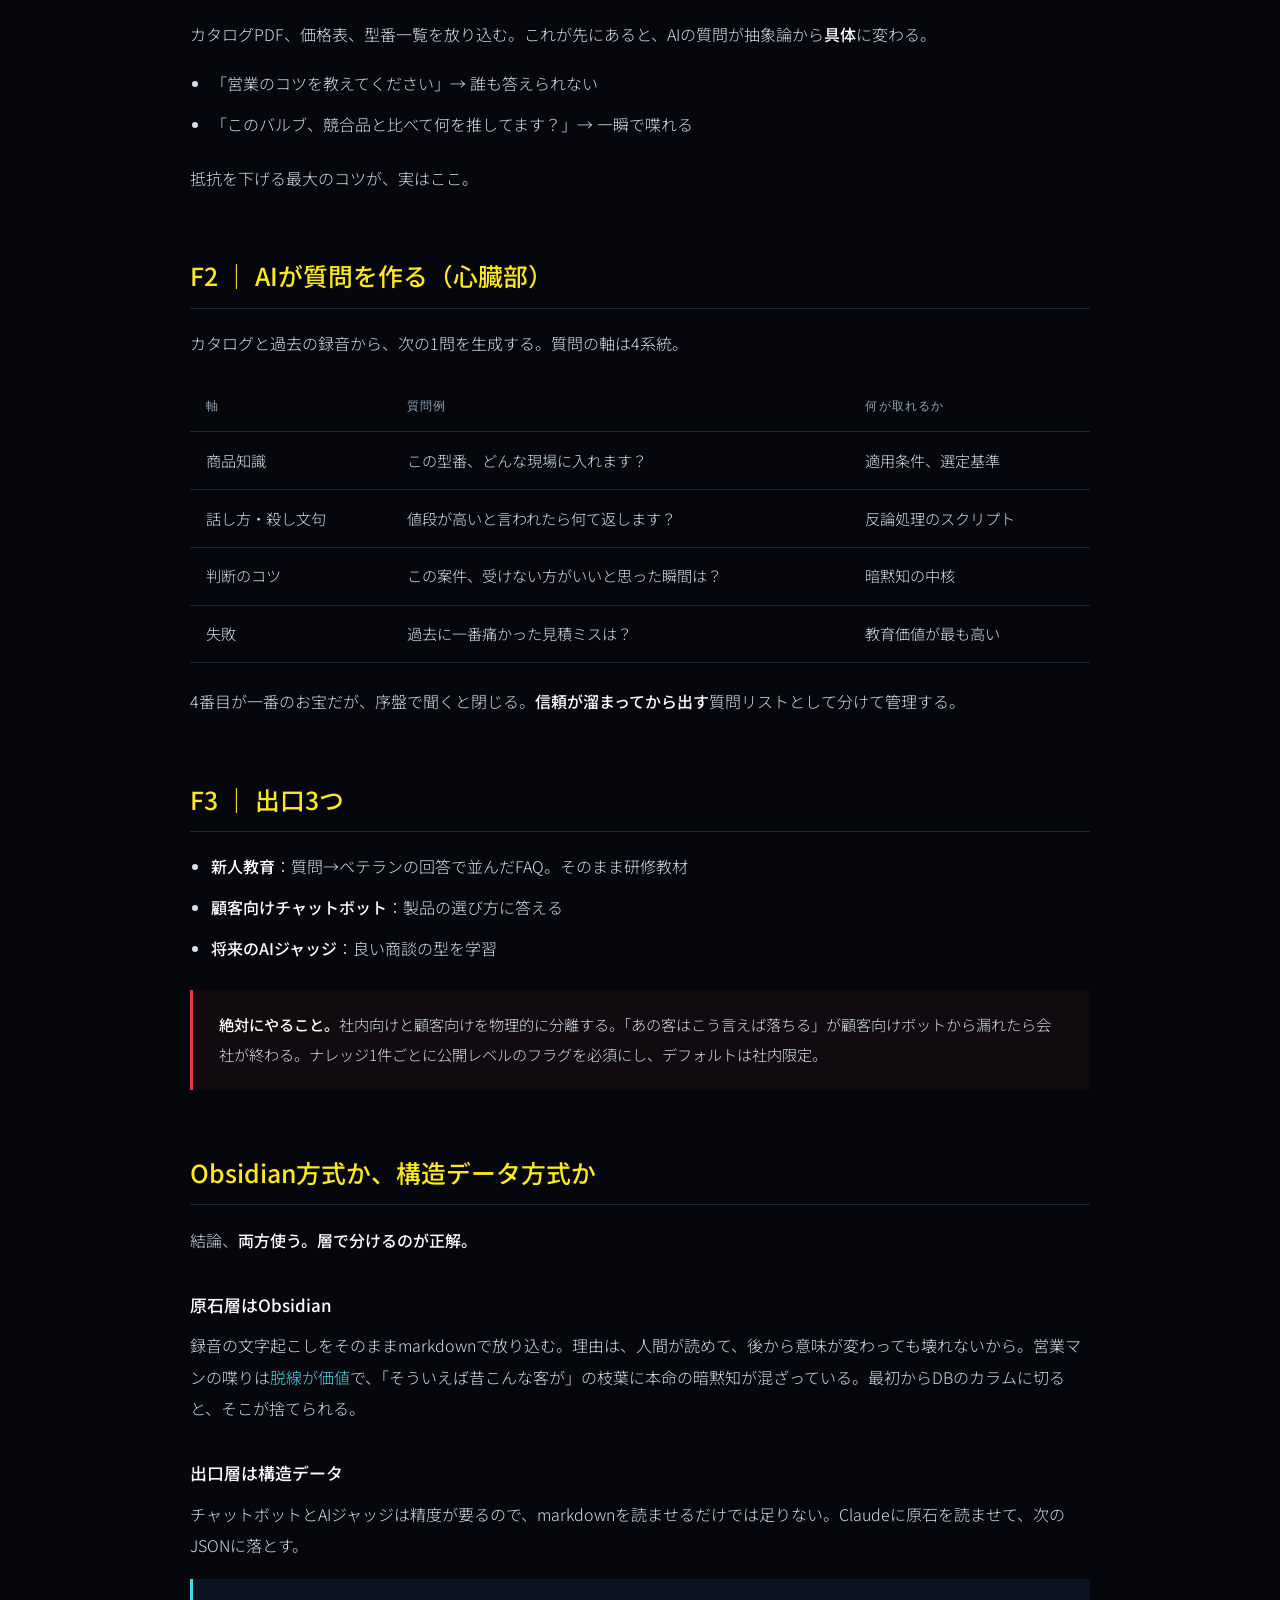
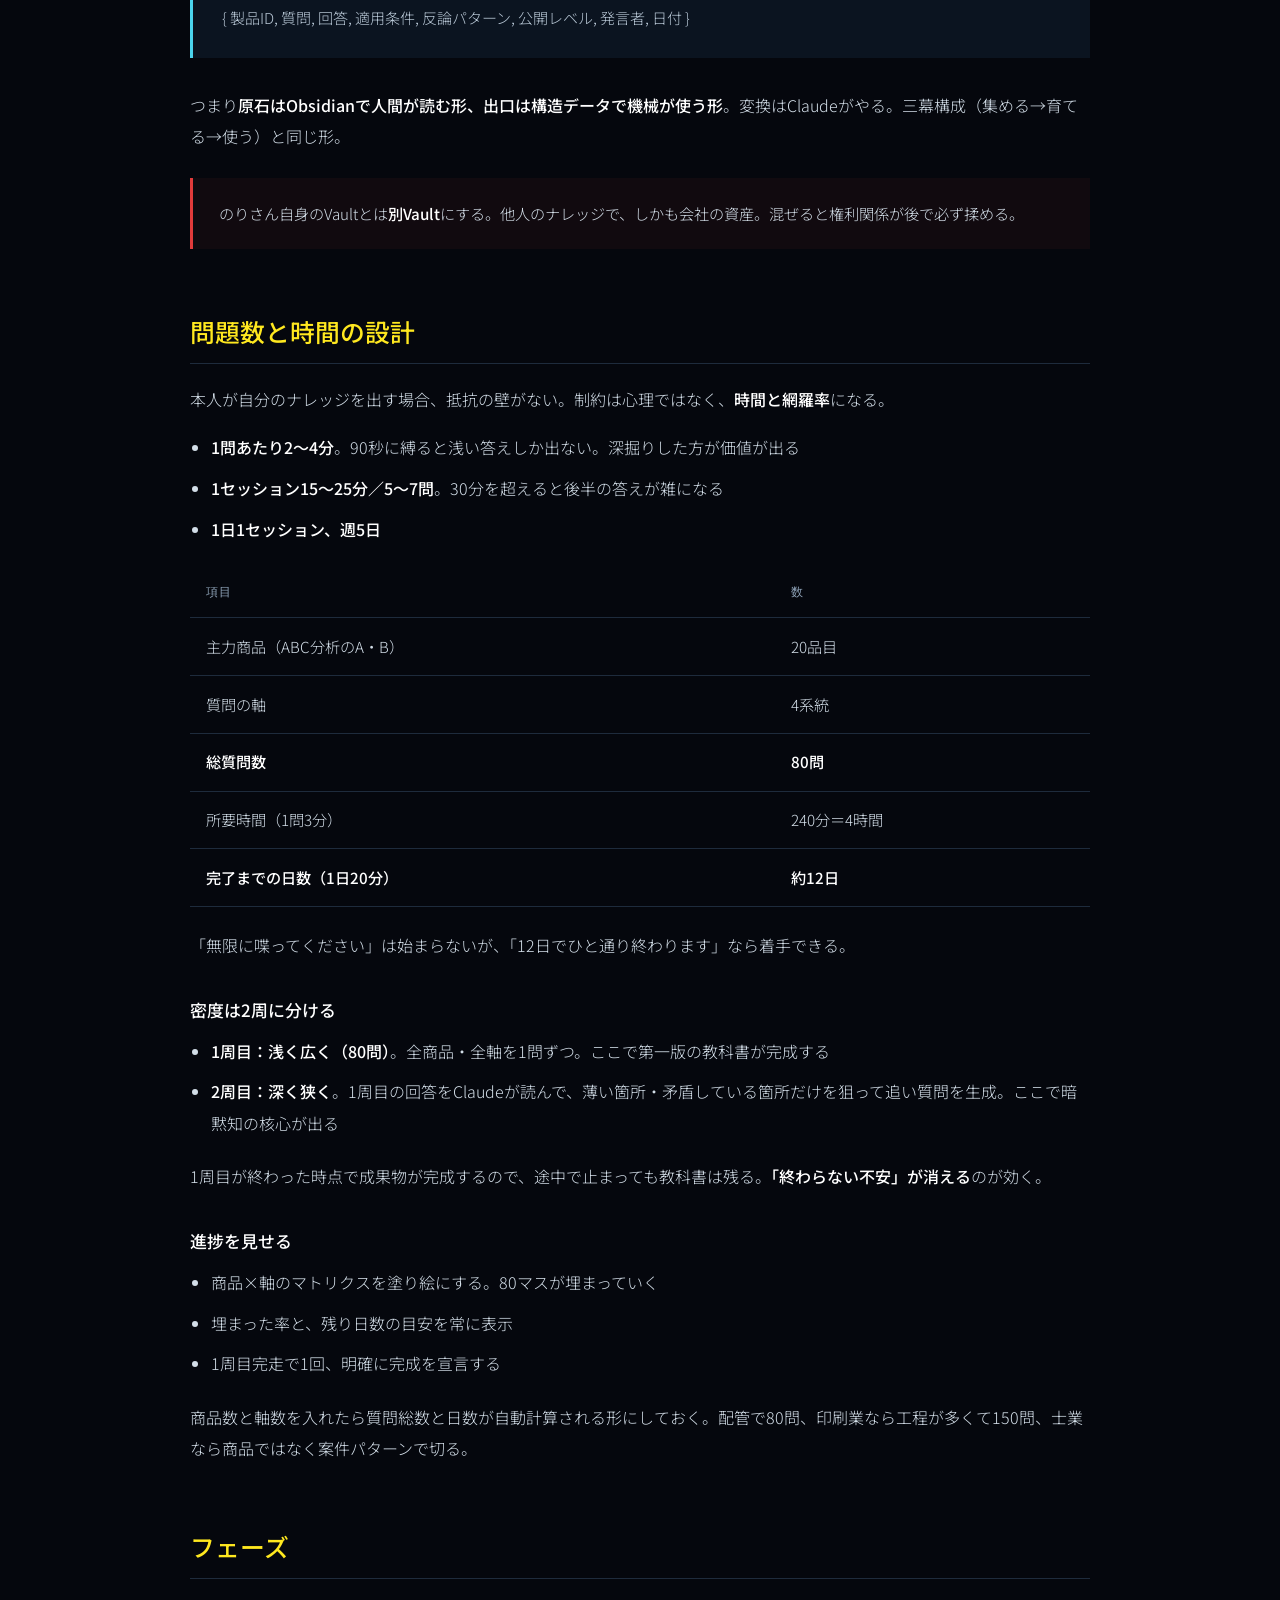
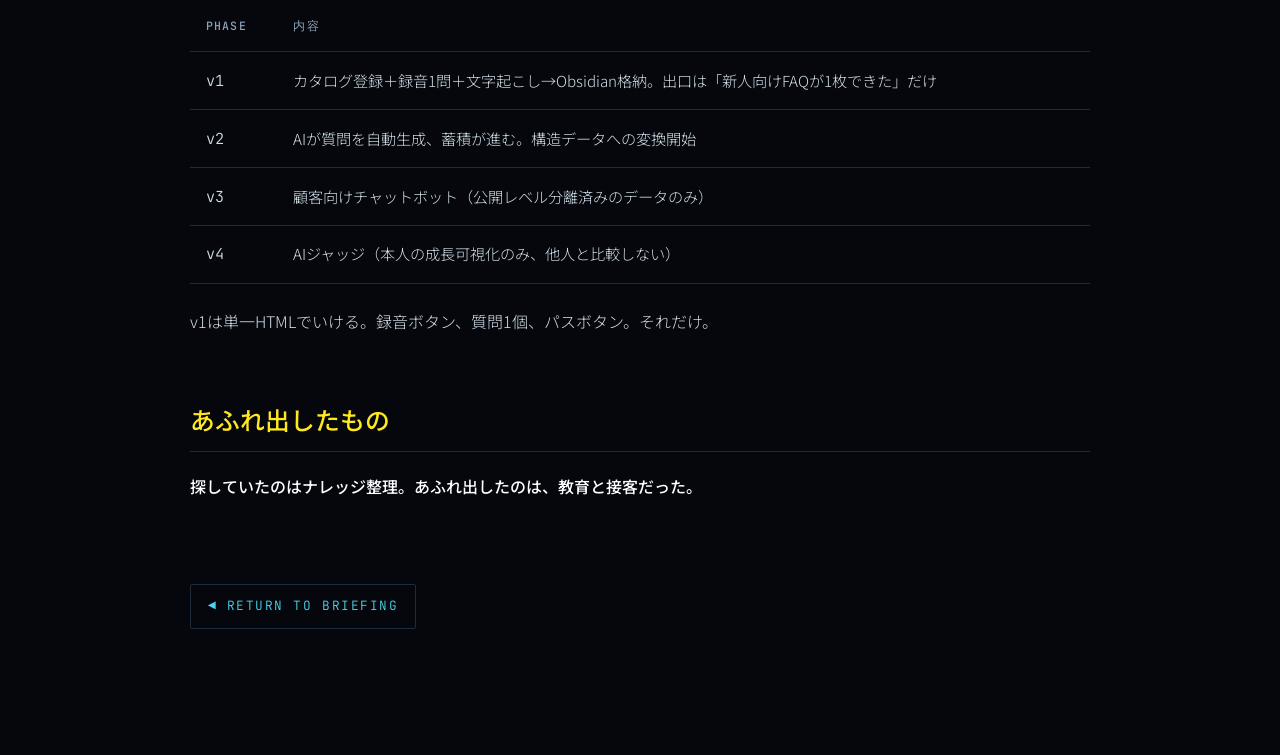
<file: case-yuta.html>
<!DOCTYPE html>
<html lang="ja">
<head>
<meta charset="utf-8">
<meta name="viewport" content="width=device-width,initial-scale=1">
<title>DATA FILE 03 — yuta ／ 営業ナレッジ顕在化アプリ</title>
<link rel="preconnect" href="https://fonts.googleapis.com">
<link rel="preconnect" href="https://fonts.gstatic.com" crossorigin>
<link href="https://fonts.googleapis.com/css2?family=Noto+Sans+JP:wght@300;400;500;700&family=JetBrains+Mono:wght@400;700&display=swap" rel="stylesheet">
<style>
:root{--void:#05070D;--panel:#0B1420;--gold:#FFE81F;--blue:#4BD5EE;--red:#E23B3B;--steel:#8FA3B8;--line:#1E2B3C;--text:#D3DEE8}
*{box-sizing:border-box;margin:0;padding:0}
body{background:var(--void);color:var(--text);font-family:'Noto Sans JP',sans-serif;font-weight:300;line-height:1.95;padding:6vh 6vw 14vh}
.wrap{max-width:900px;margin:0 auto}
.mono{font-family:'JetBrains Mono',monospace}
.crest{font-family:'JetBrains Mono',monospace;font-size:.74rem;letter-spacing:.3em;color:var(--blue);margin-bottom:2.4rem}
h1{font-weight:500;font-size:clamp(1.9rem,4.4vw,2.9rem);line-height:1.32;letter-spacing:.02em;color:#fff;margin-bottom:.8rem}
.sub{color:var(--steel);font-size:1rem;margin-bottom:3.4rem}
h2{font-weight:500;font-size:clamp(1.2rem,2.4vw,1.55rem);color:var(--gold);margin:3.6rem 0 1.2rem;padding-bottom:.5rem;border-bottom:1px solid var(--line)}
h3{font-weight:500;font-size:1.06rem;color:#fff;margin:2rem 0 .6rem}
p{margin-bottom:1.1rem}
ul{margin:.4rem 0 1.4rem 1.3rem}
li{margin-bottom:.6rem}
strong{font-weight:500;color:#fff}
em{font-style:normal;color:var(--blue)}
.prompt{background:var(--panel);border-left:3px solid var(--blue);padding:1.6rem 1.8rem;margin:1rem 0 2rem;white-space:pre-wrap;font-size:.94rem;color:#B9C8D6;line-height:1.9}
.mvp{border:1px solid var(--gold);border-radius:3px;padding:1.6rem 1.8rem;margin:2rem 0;background:rgba(255,232,31,.04)}
.mvp .t{font-family:'JetBrains Mono',monospace;font-size:.7rem;letter-spacing:.16em;color:var(--gold);margin-bottom:.7rem}
.warn{border-left:3px solid var(--red);background:rgba(226,59,59,.05);padding:1.3rem 1.6rem;margin:1.6rem 0;font-size:.95rem}
table{width:100%;border-collapse:collapse;margin:1.4rem 0;font-size:.95rem}
th,td{text-align:left;padding:.85rem 1rem;border-bottom:1px solid var(--line);vertical-align:top}
th{font-weight:500;color:var(--steel);font-family:'JetBrains Mono',monospace;font-size:.72rem;letter-spacing:.1em}
.back{display:inline-block;margin-top:4rem;font-family:'JetBrains Mono',monospace;font-size:.8rem;letter-spacing:.12em;color:var(--blue);text-decoration:none;border:1px solid var(--line);padding:.7em 1.3em;border-radius:2px}
.back:hover{border-color:var(--blue)}
</style>
</head>
<body>
<div class="wrap">
<div class="crest">DATA FILE 03 ／ SUBJECT: yuta</div>
<h1>営業ナレッジ<br>顕在化アプリ</h1>
<p class="sub">配管設備営業の隠れたノウハウを、ライトに引き出す</p>

<h2>のりさんが出したプロンプト</h2>
<div class="prompt">配管設備の営業を行っている人が居ます。
その人が持っているナレッジやノウハウ、営業の殺し文句など、隠れたナレッジをオープンにするアプリを作りたい
ただし、そういったものに抵抗があるので、ライトに。ライトにしたい。

録音ボタンを作り、さらに、質問をします。
また、最初にカタログ等取扱商品のものを登録します

ＡＩで質問を考えます。
営業ノウハウを顕在化するために必要な質問です
話し方や商品知識はもちろん、自分が培ってきたコツや、良い悪いなどを将来ＡＩでジャッジするためのもの
新人教育にもなるし、お客様お問い合わせチャットボットにもなる
ナレッジを追加追加していくためのＡＩチャットボットです

obsidianを育てるというやり方もあるし、どんどんＡＩで構造データを作るやり方もあると思う。それを考えて</div>

<h2>最大の地雷</h2>
<div class="warn"><strong>ジャッジを最初に見せたら終わり。</strong>「良い悪いを将来AIでジャッジする」は価値の中核だが、営業マンにその存在を最初に知らせたら喋らなくなる。抵抗がある人に「あなたのノウハウを採点します」は最悪の入り方。<br><br>だからv1の顔はこうする。<strong>「あなたの喋りが、そのまま新人の教科書になります」</strong>。評価ではなく、貢献。ジャッジ機能はずっと後、しかも本人が自分の成長を見るためだけに使い、他人と比較しない。</div>

<h2>ライトにするための設計原則</h2>
<ul>
<li><strong>書かせない</strong>。文字入力は一切要求しない。録音ボタン1個だけ</li>
<li><strong>1回1問</strong>。「今日は1問だけです」と言い切る。10問並べたら開かない</li>
<li><strong>答えなくていい</strong>。パスボタンを大きく置く。義務にした瞬間に止まる</li>
<li><strong>その日のうちに成果が返る</strong>。喋った内容が要約されて「これ、新人に渡せますよ」と戻ってくる。手応えが継続を作る</li>
</ul>

<h2>F1 ｜ 商品登録（土台）</h2>
<p>カタログPDF、価格表、型番一覧を放り込む。これが先にあると、AIの質問が抽象論から<strong>具体</strong>に変わる。</p>
<ul>
<li>「営業のコツを教えてください」→ 誰も答えられない</li>
<li>「このバルブ、競合品と比べて何を推してます？」→ 一瞬で喋れる</li>
</ul>
<p>抵抗を下げる最大のコツが、実はここ。</p>

<h2>F2 ｜ AIが質問を作る（心臓部）</h2>
<p>カタログと過去の録音から、次の1問を生成する。質問の軸は4系統。</p>
<table>
<tr><th>軸</th><th>質問例</th><th>何が取れるか</th></tr>
<tr><td>商品知識</td><td>この型番、どんな現場に入れます？</td><td>適用条件、選定基準</td></tr>
<tr><td>話し方・殺し文句</td><td>値段が高いと言われたら何て返します？</td><td>反論処理のスクリプト</td></tr>
<tr><td>判断のコツ</td><td>この案件、受けない方がいいと思った瞬間は？</td><td>暗黙知の中核</td></tr>
<tr><td>失敗</td><td>過去に一番痛かった見積ミスは？</td><td>教育価値が最も高い</td></tr>
</table>
<p>4番目が一番のお宝だが、序盤で聞くと閉じる。<strong>信頼が溜まってから出す</strong>質問リストとして分けて管理する。</p>

<h2>F3 ｜ 出口3つ</h2>
<ul>
<li><strong>新人教育</strong>：質問→ベテランの回答で並んだFAQ。そのまま研修教材</li>
<li><strong>顧客向けチャットボット</strong>：製品の選び方に答える</li>
<li><strong>将来のAIジャッジ</strong>：良い商談の型を学習</li>
</ul>
<div class="warn"><strong>絶対にやること。</strong>社内向けと顧客向けを物理的に分離する。「あの客はこう言えば落ちる」が顧客向けボットから漏れたら会社が終わる。ナレッジ1件ごとに公開レベルのフラグを必須にし、デフォルトは社内限定。</div>

<h2>Obsidian方式か、構造データ方式か</h2>
<p>結論、<strong>両方使う。層で分けるのが正解。</strong></p>
<h3>原石層はObsidian</h3>
<p>録音の文字起こしをそのままmarkdownで放り込む。理由は、人間が読めて、後から意味が変わっても壊れないから。営業マンの喋りは<em>脱線が価値</em>で、「そういえば昔こんな客が」の枝葉に本命の暗黙知が混ざっている。最初からDBのカラムに切ると、そこが捨てられる。</p>
<h3>出口層は構造データ</h3>
<p>チャットボットとAIジャッジは精度が要るので、markdownを読ませるだけでは足りない。Claudeに原石を読ませて、次のJSONに落とす。</p>
<div class="prompt">{ 製品ID, 質問, 回答, 適用条件, 反論パターン, 公開レベル, 発言者, 日付 }</div>
<p>つまり<strong>原石はObsidianで人間が読む形、出口は構造データで機械が使う形</strong>。変換はClaudeがやる。三幕構成（集める→育てる→使う）と同じ形。</p>
<div class="warn">のりさん自身のVaultとは<strong>別Vault</strong>にする。他人のナレッジで、しかも会社の資産。混ぜると権利関係が後で必ず揉める。</div>

<h2>問題数と時間の設計</h2>
<p>本人が自分のナレッジを出す場合、抵抗の壁がない。制約は心理ではなく、<strong>時間と網羅率</strong>になる。</p>
<ul>
<li><strong>1問あたり2〜4分</strong>。90秒に縛ると浅い答えしか出ない。深掘りした方が価値が出る</li>
<li><strong>1セッション15〜25分／5〜7問</strong>。30分を超えると後半の答えが雑になる</li>
<li><strong>1日1セッション、週5日</strong></li>
</ul>
<table>
<tr><th>項目</th><th>数</th></tr>
<tr><td>主力商品（ABC分析のA・B）</td><td>20品目</td></tr>
<tr><td>質問の軸</td><td>4系統</td></tr>
<tr><td><strong>総質問数</strong></td><td><strong>80問</strong></td></tr>
<tr><td>所要時間（1問3分）</td><td>240分＝4時間</td></tr>
<tr><td><strong>完了までの日数（1日20分）</strong></td><td><strong>約12日</strong></td></tr>
</table>
<p>「無限に喋ってください」は始まらないが、「12日でひと通り終わります」なら着手できる。</p>
<h3>密度は2周に分ける</h3>
<ul>
<li><strong>1周目：浅く広く（80問）</strong>。全商品・全軸を1問ずつ。ここで第一版の教科書が完成する</li>
<li><strong>2周目：深く狭く</strong>。1周目の回答をClaudeが読んで、薄い箇所・矛盾している箇所だけを狙って追い質問を生成。ここで暗黙知の核心が出る</li>
</ul>
<p>1周目が終わった時点で成果物が完成するので、途中で止まっても教科書は残る。<strong>「終わらない不安」が消える</strong>のが効く。</p>
<h3>進捗を見せる</h3>
<ul>
<li>商品×軸のマトリクスを塗り絵にする。80マスが埋まっていく</li>
<li>埋まった率と、残り日数の目安を常に表示</li>
<li>1周目完走で1回、明確に完成を宣言する</li>
</ul>
<p>商品数と軸数を入れたら質問総数と日数が自動計算される形にしておく。配管で80問、印刷業なら工程が多くて150問、士業なら商品ではなく案件パターンで切る。</p>

<h2>フェーズ</h2>
<table>
<tr><th>PHASE</th><th>内容</th></tr>
<tr><td class="mono">v1</td><td>カタログ登録＋録音1問＋文字起こし→Obsidian格納。出口は「新人向けFAQが1枚できた」だけ</td></tr>
<tr><td class="mono">v2</td><td>AIが質問を自動生成、蓄積が進む。構造データへの変換開始</td></tr>
<tr><td class="mono">v3</td><td>顧客向けチャットボット（公開レベル分離済みのデータのみ）</td></tr>
<tr><td class="mono">v4</td><td>AIジャッジ（本人の成長可視化のみ、他人と比較しない）</td></tr>
</table>
<p>v1は単一HTMLでいける。録音ボタン、質問1個、パスボタン。それだけ。</p>

<h2>あふれ出したもの</h2>
<p><strong>探していたのはナレッジ整理。あふれ出したのは、教育と接客だった。</strong></p>

<a class="back" href="sw-seminar-deck.html">◀ RETURN TO BRIEFING</a>
</div>
</body>
</html>
</file>
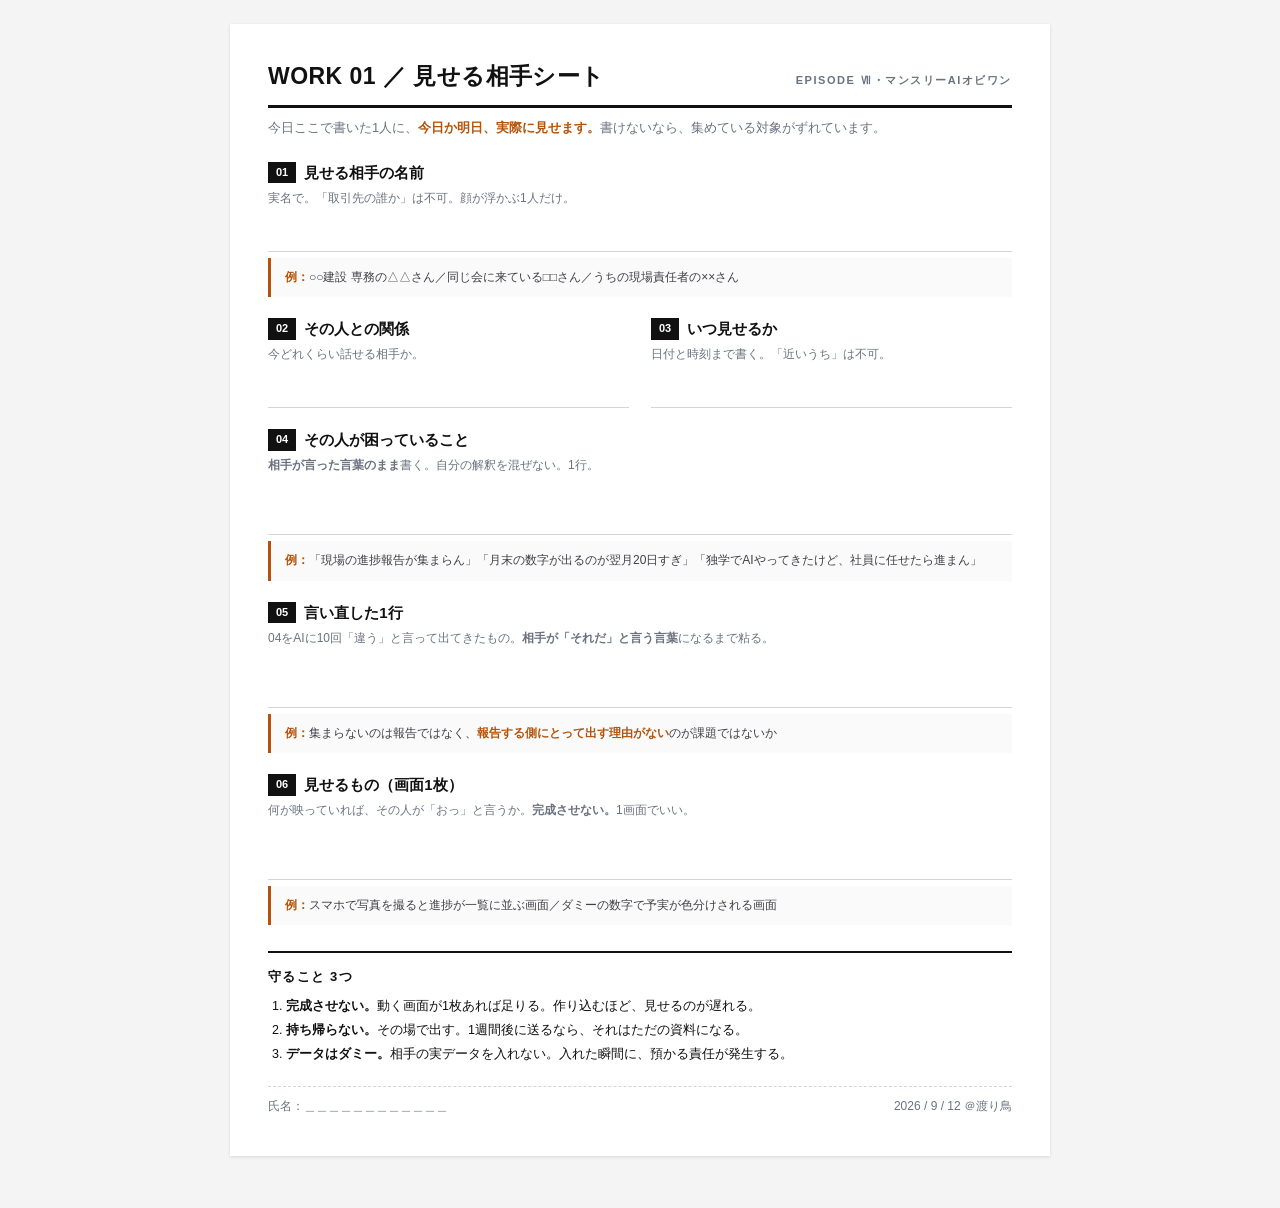
<file: ep7/work01.html>
<!DOCTYPE html>
<html lang="ja">
<head>
<meta charset="utf-8">
<meta name="viewport" content="width=device-width,initial-scale=1">
<title>WORK 01 見せる相手シート — マンスリーAIオビワン EPISODE Ⅶ</title>
<style>
*{box-sizing:border-box;margin:0;padding:0}
:root{--ink:#111;--sub:#6b7280;--line:#111;--faint:#d4d4d8;--accent:#B45309}
body{background:#f4f4f5;color:var(--ink);
  font-family:"Noto Sans JP","Hiragino Kaku Gothic ProN","Yu Gothic",sans-serif;
  font-size:14px;line-height:1.6;padding:24px}
.sheet{max-width:820px;margin:0 auto 28px;background:#fff;padding:34px 38px 40px;
  box-shadow:0 1px 3px rgba(0,0,0,.12)}
.head{display:flex;justify-content:space-between;align-items:baseline;
  border-bottom:3px solid var(--line);padding-bottom:10px;margin-bottom:6px}
h1{font-size:23px;font-weight:900;letter-spacing:.02em}
.ep{font-size:11px;letter-spacing:.14em;color:var(--sub);font-weight:700}
.lede{font-size:13px;color:var(--sub);margin:10px 0 22px}
.lede b{color:var(--accent)}

.q{margin-bottom:20px;break-inside:avoid}
.q .n{display:inline-block;background:var(--ink);color:#fff;font-weight:900;
  font-size:11px;padding:2px 8px;margin-right:8px;vertical-align:2px}
.q .t{font-weight:700;font-size:15px}
.q .hint{font-size:12px;color:var(--sub);margin:4px 0 8px 0}
.line{border-bottom:1.5px solid var(--faint);height:36px}
.line.tall{height:52px}
.two{display:grid;grid-template-columns:1fr 1fr;gap:22px}

.ex{background:#fafafa;border-left:3px solid var(--accent);padding:10px 14px;
  font-size:12px;color:#3f3f46;margin:6px 0 0}
.ex b{color:var(--accent)}

.rules{margin-top:26px;border-top:2px solid var(--line);padding-top:14px}
.rules h2{font-size:13px;letter-spacing:.1em;margin-bottom:8px}
.rules li{font-size:12.5px;margin-left:18px;margin-bottom:4px}
.foot{margin-top:22px;font-size:12px;color:var(--sub);
  display:flex;justify-content:space-between;border-top:1px dashed var(--faint);padding-top:10px}

@media print{
  body{background:#fff;padding:0;font-size:12.5px}
  .sheet{box-shadow:none;max-width:none;padding:14mm 15mm;margin:0}
  @page{size:A4 portrait;margin:0}
}
</style>
</head>
<body>

<div class="sheet">
  <div class="head">
    <h1>WORK 01 ／ 見せる相手シート</h1>
    <div class="ep">EPISODE Ⅶ・マンスリーAIオビワン</div>
  </div>
  <p class="lede">今日ここで書いた1人に、<b>今日か明日、実際に見せます。</b>書けないなら、集めている対象がずれています。</p>

  <div class="q">
    <div><span class="n">01</span><span class="t">見せる相手の名前</span></div>
    <div class="hint">実名で。「取引先の誰か」は不可。顔が浮かぶ1人だけ。</div>
    <div class="line"></div>
    <div class="ex"><b>例：</b>○○建設 専務の△△さん／同じ会に来ている□□さん／うちの現場責任者の××さん</div>
  </div>

  <div class="two">
    <div class="q">
      <div><span class="n">02</span><span class="t">その人との関係</span></div>
      <div class="hint">今どれくらい話せる相手か。</div>
      <div class="line"></div>
    </div>
    <div class="q">
      <div><span class="n">03</span><span class="t">いつ見せるか</span></div>
      <div class="hint">日付と時刻まで書く。「近いうち」は不可。</div>
      <div class="line"></div>
    </div>
  </div>

  <div class="q">
    <div><span class="n">04</span><span class="t">その人が困っていること</span></div>
    <div class="hint"><b>相手が言った言葉のまま</b>書く。自分の解釈を混ぜない。1行。</div>
    <div class="line tall"></div>
    <div class="ex"><b>例：</b>「現場の進捗報告が集まらん」「月末の数字が出るのが翌月20日すぎ」「独学でAIやってきたけど、社員に任せたら進まん」</div>
  </div>

  <div class="q">
    <div><span class="n">05</span><span class="t">言い直した1行</span></div>
    <div class="hint">04をAIに10回「違う」と言って出てきたもの。<b>相手が「それだ」と言う言葉</b>になるまで粘る。</div>
    <div class="line tall"></div>
    <div class="ex"><b>例：</b>集まらないのは報告ではなく、<b>報告する側にとって出す理由がない</b>のが課題ではないか</div>
  </div>

  <div class="q">
    <div><span class="n">06</span><span class="t">見せるもの（画面1枚）</span></div>
    <div class="hint">何が映っていれば、その人が「おっ」と言うか。<b>完成させない。</b>1画面でいい。</div>
    <div class="line tall"></div>
    <div class="ex"><b>例：</b>スマホで写真を撮ると進捗が一覧に並ぶ画面／ダミーの数字で予実が色分けされる画面</div>
  </div>

  <div class="rules">
    <h2>守ること 3つ</h2>
    <ol>
      <li><b>完成させない。</b>動く画面が1枚あれば足りる。作り込むほど、見せるのが遅れる。</li>
      <li><b>持ち帰らない。</b>その場で出す。1週間後に送るなら、それはただの資料になる。</li>
      <li><b>データはダミー。</b>相手の実データを入れない。入れた瞬間に、預かる責任が発生する。</li>
    </ol>
  </div>

  <div class="foot">
    <span>氏名：＿＿＿＿＿＿＿＿＿＿＿＿</span>
    <span>2026 / 9 / 12 ＠渡り鳥</span>
  </div>
</div>

</body>
</html>
</file>
<file: kintai/app.css>
/* 未来創造家 勤怠 ─ スマホ優先。PCでは中央に寄せる */

:root {
  --bg: #f4f6fa;
  --card: #ffffff;
  --ink: #1a2233;
  --muted: #6b7689;
  --line: #e3e7ef;
  --accent: #2f6fed;
  --accent-ink: #ffffff;
  --in: #12a06a;
  --out: #e0642f;
  --warn: #d4a017;
  --danger: #d64545;
  --radius: 14px;
  --shadow: 0 1px 2px rgba(20, 30, 60, .06), 0 8px 24px rgba(20, 30, 60, .06);
  color-scheme: light dark;
}

@media (prefers-color-scheme: dark) {
  :root {
    --bg: #0f141f;
    --card: #18202f;
    --ink: #e8ecf5;
    --muted: #94a0b6;
    --line: #27324a;
    --accent: #5b8dff;
    --shadow: 0 1px 2px rgba(0, 0, 0, .3), 0 8px 24px rgba(0, 0, 0, .25);
  }
}

* { box-sizing: border-box; }

/* .screen の display 指定がブラウザ既定の [hidden] を打ち消してしまうので明示する */
[hidden] { display: none !important; }

html, body {
  margin: 0;
  background: var(--bg);
  color: var(--ink);
  font-family: -apple-system, BlinkMacSystemFont, "Hiragino Sans", "Noto Sans JP", "Yu Gothic UI", sans-serif;
  font-size: 16px;
  line-height: 1.6;
  -webkit-text-size-adjust: 100%;
}

button, input, select { font: inherit; color: inherit; }

/* ---------- 画面の骨組み ---------- */

.screen.full {
  min-height: 100dvh;
  display: grid;
  place-items: center;
  padding: 24px 16px;
}

.pane {
  width: 100%;
  max-width: 420px;
  background: var(--card);
  border-radius: var(--radius);
  box-shadow: var(--shadow);
  padding: 24px 20px;
}

.brand { margin: 0 0 4px; font-size: 22px; letter-spacing: .02em; }
.lead { margin: 0 0 20px; color: var(--muted); font-size: 14px; }
.hint { color: var(--muted); font-size: 12px; margin: 8px 0 0; word-break: break-all; }

main {
  max-width: 640px;
  margin: 0 auto;
  padding: 12px 14px calc(84px + env(safe-area-inset-bottom));
}

/* ---------- 上部バー ---------- */

.topbar {
  position: sticky;
  top: 0;
  z-index: 10;
  display: flex;
  align-items: center;
  justify-content: space-between;
  gap: 10px;
  padding: calc(10px + env(safe-area-inset-top)) 16px 10px;
  background: #1f2a44;
  color: #fff;
}

.topbar .who { display: flex; align-items: center; gap: 8px; min-width: 0; }
.topbar strong { font-size: 15px; white-space: nowrap; overflow: hidden; text-overflow: ellipsis; }

.tag {
  font-size: 11px;
  padding: 1px 7px;
  border-radius: 999px;
  background: rgba(255, 255, 255, .18);
}

.status {
  font-size: 12px;
  font-weight: 700;
  padding: 4px 12px;
  border-radius: 999px;
  background: rgba(255, 255, 255, .16);
  white-space: nowrap;
}
.status.working { background: var(--in); }
.status.done { background: var(--out); }

/* ---------- カード ---------- */

.card {
  background: var(--card);
  border-radius: var(--radius);
  box-shadow: var(--shadow);
  padding: 16px;
  margin-bottom: 12px;
}

.card-head {
  display: flex;
  align-items: center;
  justify-content: space-between;
  flex-wrap: wrap;
  gap: 8px;
  font-size: 13px;
  font-weight: 700;
  color: var(--muted);
  letter-spacing: .04em;
  margin-bottom: 10px;
}

.head-tools { display: flex; flex-wrap: wrap; gap: 6px; }
.card-head > span { white-space: nowrap; }

/* ---------- 時計 ---------- */

.clock { text-align: center; padding: 18px 0 22px; }
#clock-time {
  font-size: 60px;
  font-weight: 200;
  line-height: 1;
  letter-spacing: .02em;
  font-variant-numeric: tabular-nums;
}
.clock-date { color: var(--muted); font-size: 14px; margin-top: 6px; }

.plan-line { font-size: 15px; }
.plan-line .big { font-size: 20px; font-weight: 600; font-variant-numeric: tabular-nums; }

/* ---------- 入力 ---------- */

.field { display: block; margin-bottom: 14px; }
.field > span { display: block; font-size: 12px; color: var(--muted); margin-bottom: 4px; }
.field input, .field select {
  width: 100%;
  padding: 11px 12px;
  border: 1px solid var(--line);
  border-radius: 10px;
  background: var(--bg);
}
.field input:focus, .field select:focus { outline: 2px solid var(--accent); outline-offset: 1px; }

.row { display: flex; gap: 10px; }
.half { flex: 1; min-width: 0; }

.check { display: flex; align-items: center; gap: 8px; margin: 6px 0 14px; font-size: 14px; }
.check input { width: 18px; height: 18px; }

.inline-select {
  padding: 5px 8px;
  border: 1px solid var(--line);
  border-radius: 8px;
  background: var(--bg);
  font-size: 13px;
}

/* ---------- ボタン ---------- */

.btn {
  border: 1px solid var(--line);
  background: var(--card);
  border-radius: 10px;
  padding: 11px 16px;
  cursor: pointer;
  font-weight: 600;
  transition: transform .06s ease, filter .15s ease;
}
.btn:active { transform: scale(.985); }
.btn.block { display: block; width: 100%; }
.btn.primary { background: var(--accent); color: var(--accent-ink); border-color: transparent; }
.btn.ghost { background: transparent; color: var(--muted); }
.btn.sm { padding: 5px 10px; font-size: 12px; border-radius: 8px; }
.item .btn { white-space: nowrap; flex: 0 0 auto; }
.btn.link { background: none; border: none; color: var(--accent); width: 100%; margin-top: 10px; font-weight: 500; }
.btn.danger { color: var(--danger); border-color: var(--danger); background: transparent; }
.btn[disabled] { opacity: .45; pointer-events: none; }

.punch { display: flex; gap: 12px; margin: 4px 0 8px; }
.punch-btn {
  flex: 1;
  padding: 22px 0;
  font-size: 20px;
  font-weight: 700;
  color: #fff;
  border: none;
  border-radius: 16px;
  letter-spacing: .08em;
}
.punch-btn.in { background: var(--in); }
.punch-btn.out { background: var(--out); }

/* ---------- 勤務形態のセグメント ---------- */

.segmented { display: flex; gap: 6px; }
.segmented button {
  flex: 1;
  padding: 10px 4px;
  font-size: 13px;
  font-weight: 600;
  border: 1px solid var(--line);
  border-radius: 10px;
  background: var(--bg);
  cursor: pointer;
}
.segmented button.on { background: var(--accent); color: var(--accent-ink); border-color: transparent; }

.geo { margin-top: 10px; font-size: 12px; color: var(--muted); }
.geo.ok { color: var(--in); }
.geo.ng { color: var(--danger); }

/* ---------- カレンダー ---------- */

.cal { margin-bottom: 14px; }
.cal-head { display: flex; align-items: center; justify-content: space-between; margin-bottom: 6px; font-weight: 600; }
.cal-dow, .cal-grid { display: grid; grid-template-columns: repeat(7, 1fr); gap: 4px; }
.cal-dow span { text-align: center; font-size: 11px; color: var(--muted); }
.cal-dow span:first-child { color: var(--danger); }
.cal-dow span:last-child { color: var(--accent); }
.cal-grid button {
  aspect-ratio: 1;
  border: 1px solid var(--line);
  border-radius: 8px;
  background: var(--bg);
  font-size: 13px;
  cursor: pointer;
  position: relative;
  padding: 0;
}
.cal-grid button.other { opacity: .3; }
.cal-grid button.today { border-color: var(--accent); font-weight: 700; }
.cal-grid button.on { background: var(--accent); color: var(--accent-ink); border-color: transparent; }
.cal-grid button {
  display: flex;
  flex-direction: column;
  align-items: center;
  justify-content: center;
  gap: 1px;
}
.cal-grid button i {
  font-style: normal;
  font-size: 9px;
  font-weight: 700;
  line-height: 1.4;
  padding: 0 4px;
  border-radius: 4px;
  color: #fff;
  max-width: 100%;
  overflow: hidden;
}
.cal-grid button.on i { background: rgba(255, 255, 255, .35) !important; }
.cal-tools { display: flex; gap: 8px; margin-top: 8px; }

/* ---------- シフト ---------- */

.chips { display: flex; flex-wrap: wrap; gap: 6px; }
.chips button {
  display: inline-flex;
  align-items: center;
  gap: 5px;
  padding: 6px 11px;
  font-size: 13px;
  font-weight: 600;
  border: 1px solid var(--line);
  border-radius: 999px;
  background: var(--bg);
  cursor: pointer;
  white-space: nowrap;
}
.chips button .mark {
  width: 18px; height: 18px;
  border-radius: 50%;
  color: #fff;
  font-size: 11px;
  display: inline-flex;
  align-items: center;
  justify-content: center;
}
.chips button.on { border-color: var(--ink); box-shadow: inset 0 0 0 1px var(--ink); }

.grid-wrap { border: 1px solid var(--line); border-radius: 10px; }
table.shift-grid { border-collapse: separate; border-spacing: 0; font-size: 12px; }
table.shift-grid th, table.shift-grid td { padding: 0; border: 0; text-align: center; }
table.shift-grid .name-col {
  position: sticky;
  left: 0;
  z-index: 2;
  background: var(--card);
  text-align: left;
  padding: 4px 8px;
  min-width: 84px;
  max-width: 84px;
  border-right: 1px solid var(--line);
  font-size: 12px;
  white-space: nowrap;
  overflow: hidden;
  text-overflow: ellipsis;
}
table.shift-grid thead th {
  position: sticky;
  top: 0;
  z-index: 1;
  background: var(--card);
  border-bottom: 1px solid var(--line);
}
table.shift-grid thead th.name-col { z-index: 3; }
table.shift-grid .day-head {
  min-width: 34px;
  padding: 3px 0 4px;
  cursor: pointer;
  line-height: 1.2;
}
table.shift-grid .day-head b { display: block; font-size: 13px; font-weight: 600; }
table.shift-grid .day-head span { font-size: 10px; color: var(--muted); }
table.shift-grid .sun b, table.shift-grid .sun span { color: var(--danger); }
table.shift-grid .sat b, table.shift-grid .sat span { color: var(--accent); }
table.shift-grid tbody tr + tr td { border-top: 1px solid var(--line); }

.cell {
  width: 100%;
  min-width: 34px;
  height: 34px;
  border: 0;
  border-left: 1px solid var(--line);
  background: transparent;
  font-size: 13px;
  font-weight: 700;
  color: var(--muted);
  cursor: pointer;
  padding: 0;
}
.cell .fill {
  display: block;
  margin: 3px;
  border-radius: 6px;
  line-height: 28px;
  height: 28px;
  color: #fff;
}
.cell.dirty { box-shadow: inset 0 0 0 2px var(--warn); }
.cell.today { background: rgba(47, 111, 237, .08); }
.cover-row td { font-size: 11px; color: var(--muted); padding: 3px 0; }
.cover-row .name-col { color: var(--muted); font-size: 11px; }

.shift-actions { display: flex; gap: 10px; margin-top: 12px; }
.shift-actions .btn { flex: 1; }

.shift-badge {
  display: inline-flex;
  align-items: center;
  justify-content: center;
  min-width: 20px;
  height: 20px;
  padding: 0 5px;
  border-radius: 6px;
  color: #fff;
  font-size: 11px;
  font-weight: 700;
}

/* ---------- リスト ---------- */

.list { display: flex; flex-direction: column; gap: 8px; font-size: 14px; }

.item {
  display: flex;
  align-items: center;
  justify-content: space-between;
  gap: 10px;
  padding: 10px 12px;
  border: 1px solid var(--line);
  border-radius: 10px;
}
.item .main { min-width: 0; }
.item .sub { font-size: 12px; color: var(--muted); }
.item .times { font-variant-numeric: tabular-nums; white-space: nowrap; }

.badge {
  font-size: 11px;
  font-weight: 700;
  padding: 2px 8px;
  border-radius: 999px;
  white-space: nowrap;
  background: var(--line);
  color: var(--muted);
}
.badge.ok { background: rgba(18, 160, 106, .14); color: var(--in); }
.badge.late { background: rgba(212, 160, 23, .16); color: var(--warn); }
.badge.bad { background: rgba(214, 69, 69, .14); color: var(--danger); }
.badge.remote { background: rgba(47, 111, 237, .14); color: var(--accent); }

.record { font-size: 14px; }
.record dl { display: grid; grid-template-columns: auto 1fr; gap: 4px 14px; margin: 0; }
.record dt { color: var(--muted); font-size: 13px; }
.record dd { margin: 0; font-variant-numeric: tabular-nums; }

/* ---------- 統計 ---------- */

.kpi-grid { display: grid; grid-template-columns: repeat(auto-fit, minmax(148px, 1fr)); gap: 8px; }
.kpi {
  border: 1px solid var(--line);
  border-radius: 10px;
  padding: 10px;
  text-align: center;
}
.kpi b {
  display: block;
  font-size: 20px;
  font-weight: 600;
  font-variant-numeric: tabular-nums;
  white-space: nowrap;
}
.kpi span { font-size: 11px; color: var(--muted); }

.bar { margin-top: 14px; }
.bar-label { display: flex; justify-content: space-between; font-size: 12px; color: var(--muted); margin-bottom: 4px; }
.bar-track { height: 10px; border-radius: 999px; background: var(--line); overflow: hidden; display: flex; }
.bar-track i { display: block; height: 100%; }
.bar-legend { display: flex; gap: 12px; font-size: 11px; color: var(--muted); margin-top: 6px; }
.bar-legend em { font-style: normal; display: inline-flex; align-items: center; gap: 4px; }
.dot { width: 8px; height: 8px; border-radius: 50%; display: inline-block; }

.table-wrap { overflow-x: auto; }
table { border-collapse: collapse; width: 100%; font-size: 13px; white-space: nowrap; }
th, td { padding: 7px 10px; border-bottom: 1px solid var(--line); text-align: right; }
th:first-child, td:first-child { text-align: left; position: sticky; left: 0; background: var(--card); }
thead th { color: var(--muted); font-size: 11px; font-weight: 600; }

/* ---------- タブバー ---------- */

.tabbar {
  position: fixed;
  left: 0; right: 0; bottom: 0;
  display: grid;
  grid-template-columns: repeat(5, 1fr);
  background: var(--card);
  border-top: 1px solid var(--line);
  padding-bottom: env(safe-area-inset-bottom);
  z-index: 20;
}
.tabbar.six { grid-template-columns: repeat(6, 1fr); }

.tab {
  border: none;
  background: none;
  padding: 8px 0 10px;
  font-size: 10px;
  color: var(--muted);
  display: flex;
  flex-direction: column;
  align-items: center;
  gap: 2px;
  cursor: pointer;
}
.tab span { font-size: 19px; line-height: 1; }
.tab.active { color: var(--accent); font-weight: 700; }

/* ---------- その他 ---------- */

.msg { font-size: 13px; margin: 10px 0 0; min-height: 1.2em; }
.msg.err { color: var(--danger); }
.msg.ok { color: var(--in); }

dialog {
  border: none;
  border-radius: var(--radius);
  padding: 0;
  max-width: 440px;
  width: calc(100% - 32px);
  background: var(--card);
  color: var(--ink);
}
dialog::backdrop { background: rgba(10, 15, 30, .5); }
.dialog-actions { display: flex; gap: 10px; justify-content: flex-end; margin-top: 8px; }

.toast {
  position: fixed;
  left: 50%;
  bottom: calc(84px + env(safe-area-inset-bottom));
  transform: translateX(-50%);
  background: #1f2a44;
  color: #fff;
  padding: 10px 18px;
  border-radius: 999px;
  font-size: 14px;
  z-index: 50;
  box-shadow: var(--shadow);
  max-width: calc(100% - 32px);
  text-align: center;
}

.empty { color: var(--muted); font-size: 13px; padding: 6px 0; }
</file>
